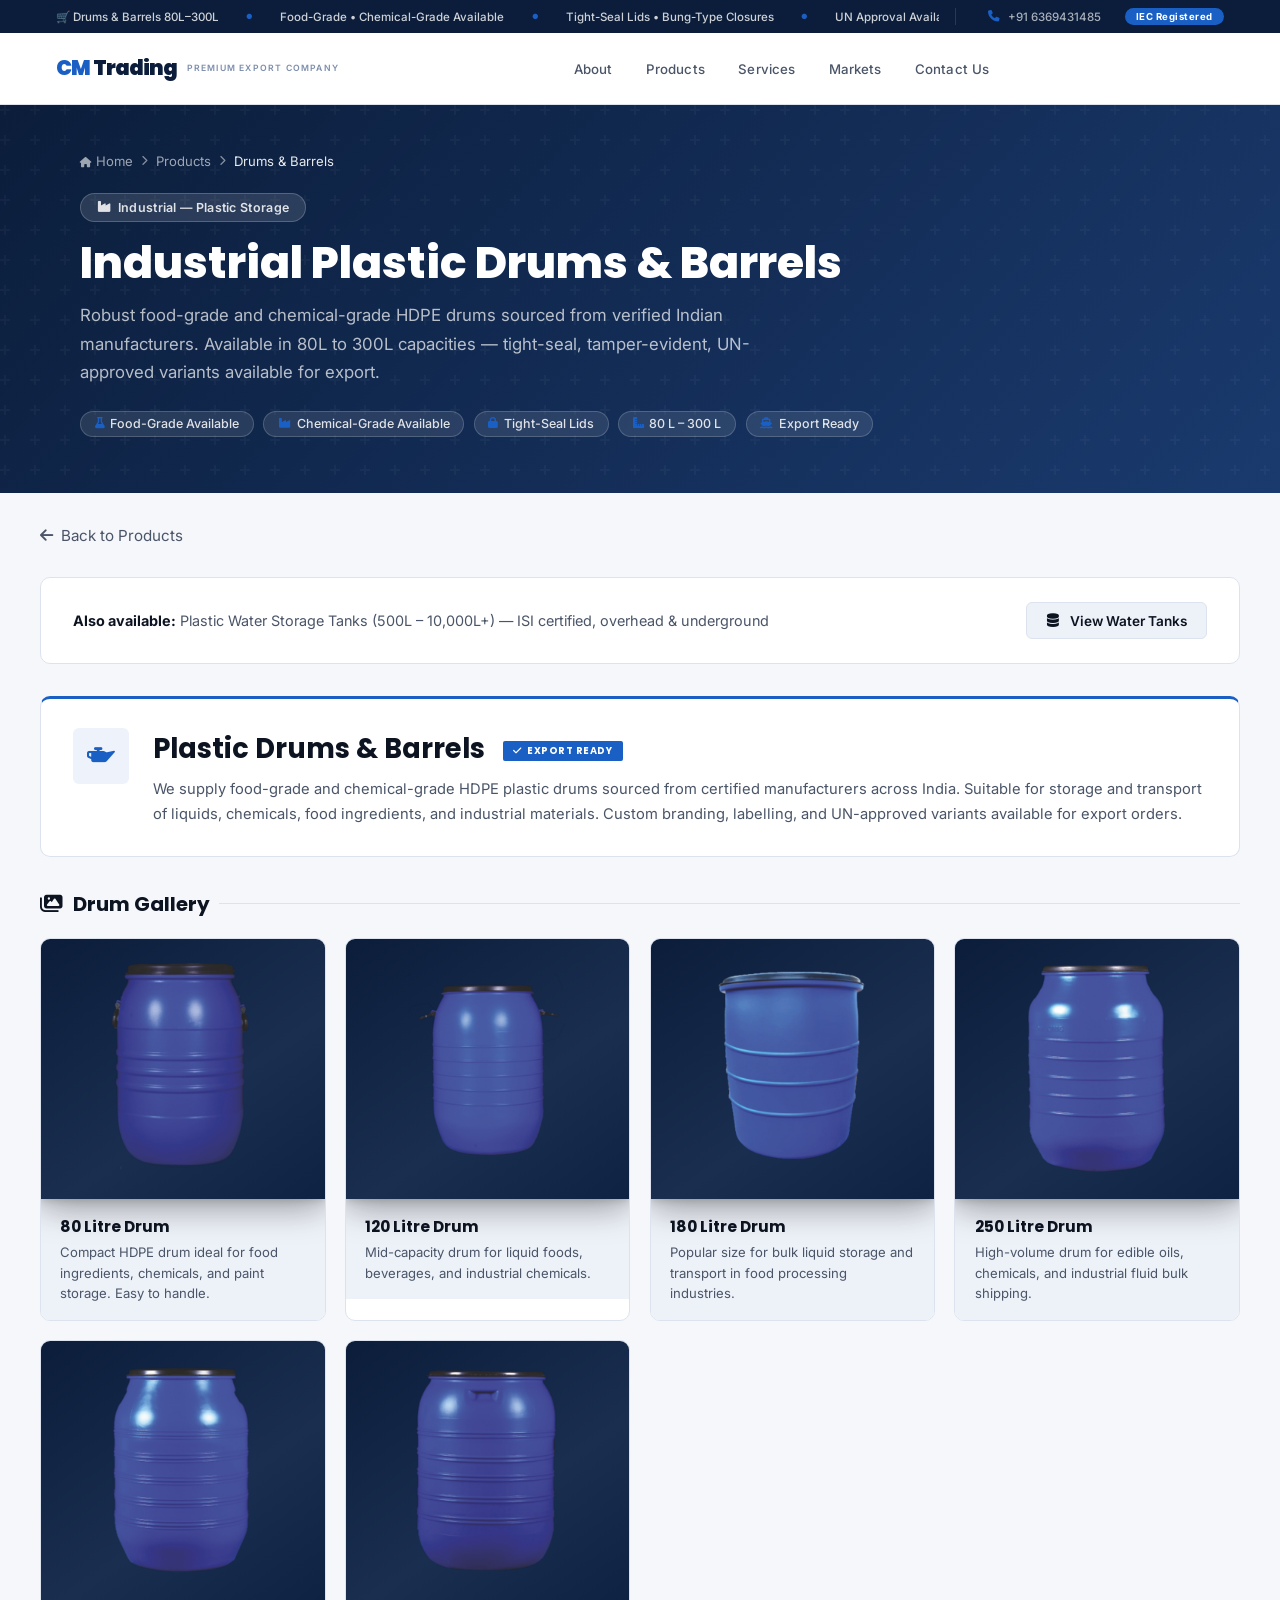
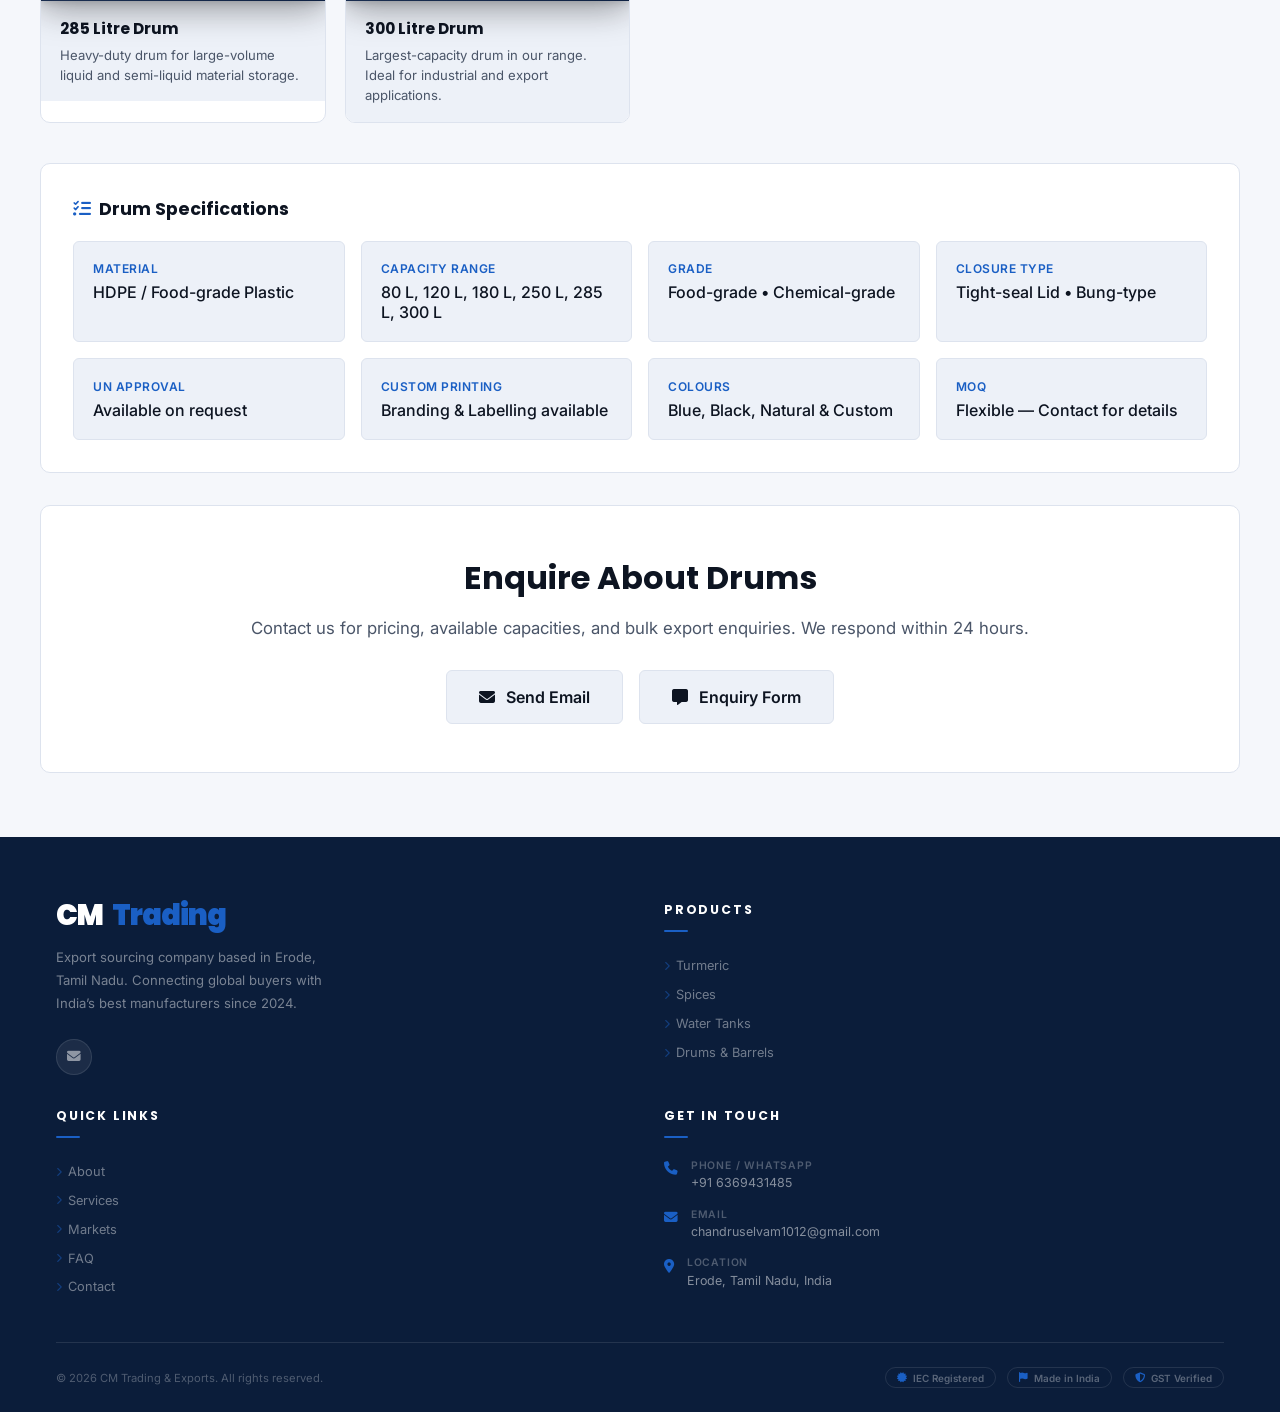
<file: pages/drums.html>
<!DOCTYPE html>
<html lang="en">
<head>
    <meta charset="UTF-8">
    <meta name="viewport" content="width=device-width, initial-scale=1.0">
    <title>Industrial Plastic Drums &amp; Barrels — CM Trading &amp; Exports</title>
    <meta name="description" content="Industrial plastic drums and barrels from India. Food-grade and chemical-grade HDPE drums, 80L to 300L. Tight-seal lids, custom branding, bulk export.">
    <meta name="keywords" content="plastic drums india, industrial barrels export, food grade drums, HDPE drums india, 200 litre drum, plastic barrel export">
    <meta name="robots" content="index, follow">
    <link rel="canonical" href="https://exports-portfolio.vercel.app/pages/drums.html">
    <meta property="og:type" content="product">
    <meta property="og:title" content="Industrial Plastic Drums &amp; Barrels — CM Trading &amp; Exports">
    <meta property="og:description" content="Food-grade and chemical-grade plastic drums 80L–300L. Tight-seal, UN-approved available. Bulk export from India.">
    <link rel="icon" type="image/svg+xml" href="../assets/icons/favicon.svg">
    <link rel="manifest" href="../config/manifest.json">
    <link rel="stylesheet" href="../css/style.css">
    <link rel="preconnect" href="https://fonts.googleapis.com">
    <link rel="preconnect" href="https://fonts.gstatic.com" crossorigin>
    <link href="https://fonts.googleapis.com/css2?family=Poppins:wght@300;400;500;600;700;800;900&family=Inter:wght@300;400;500;600&display=swap" rel="stylesheet">
    <link rel="stylesheet" href="https://cdnjs.cloudflare.com/ajax/libs/font-awesome/6.4.0/css/all.min.css">
    <meta name="theme-color" content="#0B1D3A">
    <link rel="stylesheet" href="../css/product-page.css">
    <style>
        .product-page{min-height:100vh;background:var(--bg);padding:2rem}
        .product-content{max-width:1200px;margin:0 auto}
        .back-link{display:inline-flex;align-items:center;gap:.5rem;color:var(--grey-1);text-decoration:none;font-size:.95rem;margin-bottom:2rem;transition:color .2s}
        .back-link:hover{color:var(--saffron);transform:translateX(-5px)}
        .product-section-header{display:flex;align-items:flex-start;gap:1.5rem;margin-bottom:2rem;padding:1.8rem 2rem;background:var(--bg-card);border:1px solid var(--border);border-top:3px solid var(--saffron);border-radius:var(--radius)}
        .psh-icon{width:56px;height:56px;background:var(--saffron-soft);border-radius:var(--radius-sm);display:flex;align-items:center;justify-content:center;font-size:1.4rem;color:var(--saffron);flex-shrink:0}
        .psh-body h2{font-family:var(--font-head);font-size:1.7rem;font-weight:700;color:var(--dark);margin-bottom:.4rem}
        .psh-body p{color:var(--grey-1);font-size:.92rem;line-height:1.7;margin:0}
        .psh-badge{display:inline-flex;align-items:center;gap:.35rem;background:var(--saffron);color:#fff;font-size:.6rem;font-weight:700;padding:.2rem .65rem;border-radius:2px;text-transform:uppercase;letter-spacing:.5px;margin-left:.75rem;vertical-align:middle}
        .gallery-title{font-family:var(--font-head);font-size:1.25rem;font-weight:700;color:var(--dark);margin-bottom:1.2rem;display:flex;align-items:center;gap:.6rem}
        .gallery-title::after{content:'';flex:1;height:1px;background:var(--border)}
        .gallery-grid{display:grid;grid-template-columns:repeat(auto-fill,minmax(260px,1fr));gap:1.2rem;margin-bottom:2.5rem}
        .gallery-item{background:var(--bg-card);border:1px solid var(--border);border-radius:var(--radius);overflow:hidden;transition:transform .2s,border-color .2s,box-shadow .2s}
        .gallery-item:hover{transform:translateY(-5px);border-color:var(--saffron);box-shadow:0 10px 30px rgba(26,95,196,.1)}
        .gallery-item img{width:100%;height:260px;object-fit:contain;display:block;background:linear-gradient(145deg,#0B1D3A 0%,#1A2E50 60%,#0E2244 100%);padding:1rem;filter:drop-shadow(0 6px 18px rgba(0,0,0,0.35)) drop-shadow(0 1px 5px rgba(0,0,0,0.2))}
        .gallery-caption{padding:1rem 1.2rem;background:var(--bg-alt)}
        .gallery-caption h3{font-family:var(--font-head);font-size:.97rem;color:var(--dark);margin-bottom:.3rem}
        .gallery-caption p{color:var(--grey-1);font-size:.82rem;line-height:1.55}
        .product-specifications{background:var(--bg-card);border:1px solid var(--border);border-radius:var(--radius);padding:2rem;margin-bottom:2rem}
        .product-specifications h3{font-family:var(--font-head);font-size:1.1rem;font-weight:700;color:var(--dark);margin-bottom:1.2rem;display:flex;align-items:center;gap:.5rem}
        .product-specifications h3 i{color:var(--saffron)}
        .specs-grid{display:grid;grid-template-columns:repeat(auto-fit,minmax(220px,1fr));gap:1rem}
        .spec-item{background:var(--bg-alt);padding:1.2rem;border-radius:var(--radius-sm);border:1px solid var(--border)}
        .spec-item h4{color:var(--saffron);font-size:.75rem;text-transform:uppercase;letter-spacing:.5px;margin-bottom:.4rem;font-weight:600}
        .spec-item p{color:var(--dark);font-size:1rem;font-weight:500}
        .cta-section{text-align:center;padding:3rem 2rem;background:var(--bg-card);border:1px solid var(--border);border-radius:var(--radius);margin-bottom:2rem}
        .cta-section h2{font-family:var(--font-head);font-size:2rem;color:var(--dark);margin-bottom:1rem}
        .cta-section p{color:var(--grey-1);font-size:1.05rem;margin-bottom:2rem}
        .cta-buttons{display:flex;gap:1rem;justify-content:center;flex-wrap:wrap}
        .cta-btn{display:inline-flex;align-items:center;gap:.7rem;padding:1rem 2rem;border-radius:var(--radius-sm);font-weight:600;text-decoration:none;transition:all .2s;font-size:1rem}
        .cta-btn-primary{background:var(--wa-green);color:#fff}
        .cta-btn-primary:hover{background:#1eb553;transform:translateY(-2px);box-shadow:0 10px 25px rgba(37,211,102,.3)}
        .cta-btn-secondary{background:var(--bg-alt);color:var(--dark);border:1px solid var(--border)}
        .cta-btn-secondary:hover{border-color:var(--saffron);color:var(--saffron);transform:translateY(-2px)}
        .also-see{background:var(--bg-card);border:1px solid var(--border);border-radius:var(--radius);padding:1.5rem 2rem;margin-bottom:2rem;display:flex;align-items:center;justify-content:space-between;gap:1rem;flex-wrap:wrap}
        .also-see p{margin:0;color:var(--grey-1);font-size:.9rem}
        .also-see strong{color:var(--dark)}
        @media(max-width:768px){.product-page{padding:1.5rem}.gallery-grid{grid-template-columns:1fr 1fr}.product-section-header{flex-direction:column;gap:1rem;padding:1.4rem}.psh-body h2{font-size:1.4rem}.cta-buttons{flex-direction:column}.cta-btn{justify-content:center}}
        @media(max-width:480px){.product-page{padding:1rem}.gallery-grid{grid-template-columns:1fr}}
    </style>
</head>
<body>
    <!-- ANNOUNCEMENT BAR -->
    <div class="announce-bar">
        <div class="announce-ticker">
            <div class="announce-ticker-inner">
                <span>&#128722; Drums &amp; Barrels 80L&ndash;300L</span><span class="announce-dot">&#9679;</span>
                <span>Food-Grade &bull; Chemical-Grade Available</span><span class="announce-dot">&#9679;</span>
                <span>Tight-Seal Lids &bull; Bung-Type Closures</span><span class="announce-dot">&#9679;</span>
                <span>UN Approval Available</span><span class="announce-dot">&#9679;</span>
                <span>Custom Branding &bull; Bulk Export</span><span class="announce-dot">&#9679;</span>
                <span>Flexible MOQ</span><span class="announce-dot">&#9679;</span>
                <span>&#128722; Drums &amp; Barrels 80L&ndash;300L</span><span class="announce-dot">&#9679;</span>
                <span>Food-Grade &bull; Chemical-Grade Available</span><span class="announce-dot">&#9679;</span>
                <span>Tight-Seal Lids &bull; Bung-Type Closures</span><span class="announce-dot">&#9679;</span>
                <span>UN Approval Available</span><span class="announce-dot">&#9679;</span>
                <span>Custom Branding &bull; Bulk Export</span><span class="announce-dot">&#9679;</span>
                <span>Flexible MOQ</span><span class="announce-dot">&#9679;</span>
            </div>
        </div>
        <div class="announce-right">
            <span class="announce-contact"><i class="fas fa-phone"></i> +91 6369431485</span>
            <span class="announce-iec">IEC Registered</span>
        </div>
    </div>

    <!-- SITE HEADER -->
    <header class="site-header" id="siteHeader">
        <a href="../index.html" class="header-logo">
            <div class="logo-mark">
                <span class="logo-text-main">CM</span><span class="logo-text-accent">&nbsp;Trading</span>
            </div>
            <span class="logo-tag">Premium Export Company</span>
        </a>
        <nav class="header-nav">
            <a href="../index.html#about">About</a>
            <a href="../index.html#products" class="active">Products</a>
            <a href="../index.html#services">Services</a>
            <a href="../index.html#markets">Markets</a>
            <a href="../index.html#contact">Contact Us</a>
        </nav>
        <div style="display:flex;align-items:center;gap:.75rem">
            <button class="mobile-nav-toggle" id="mobileNavToggle" aria-label="Toggle navigation">
                <span></span><span></span><span></span>
            </button>
        </div>
    </header>
    <nav class="mobile-nav-drawer" id="mobileNavDrawer">
        <a href="../index.html#about">About</a>
        <a href="../index.html#products">Products</a>
        <a href="../index.html#services">Services</a>
        <a href="../index.html#markets">Markets</a>
        <a href="../index.html#contact">Contact Us</a>
    </nav>

    <!-- PAGE HEADER BANNER -->
    <div class="pp-header">
        <div class="pp-breadcrumb">
            <a href="../index.html"><i class="fas fa-home"></i> Home</a>
            <i class="fas fa-chevron-right"></i>
            <a href="../index.html#products">Products</a>
            <i class="fas fa-chevron-right"></i>
            <span>Drums &amp; Barrels</span>
        </div>
        <div class="pp-hero-inner">
            <div class="pp-category-tag"><i class="fas fa-industry"></i> Industrial &mdash; Plastic Storage</div>
            <h1 class="pp-title">Industrial Plastic Drums &amp; Barrels</h1>
            <p class="pp-subtitle">Robust food-grade and chemical-grade HDPE drums sourced from verified Indian manufacturers. Available in 80L to 300L capacities &mdash; tight-seal, tamper-evident, UN-approved variants available for export.</p>
            <div class="pp-meta-row">
                <span class="pp-meta-chip"><i class="fas fa-flask"></i> Food-Grade Available</span>
                <span class="pp-meta-chip"><i class="fas fa-industry"></i> Chemical-Grade Available</span>
                <span class="pp-meta-chip"><i class="fas fa-lock"></i> Tight-Seal Lids</span>
                <span class="pp-meta-chip"><i class="fas fa-ruler-combined"></i> 80 L &ndash; 300 L</span>
                <span class="pp-meta-chip"><i class="fas fa-ship"></i> Export Ready</span>
            </div>
        </div>
    </div>

    <div class="product-page">
        <div class="product-content">

            <a href="../index.html#products" class="back-link">
                <i class="fas fa-arrow-left"></i> Back to Products
            </a>

            <!-- Also see Tanks -->
            <div class="also-see">
                <p><strong>Also available:</strong> Plastic Water Storage Tanks (500L &ndash; 10,000L+) &mdash; ISI certified, overhead &amp; underground</p>
                <a href="tanks.html" class="cta-btn cta-btn-secondary" style="padding:.6rem 1.2rem;font-size:.85rem">
                    <i class="fas fa-database"></i> View Water Tanks
                </a>
            </div>

            <div class="product-section-header">
                <div class="psh-icon"><i class="fas fa-oil-can"></i></div>
                <div class="psh-body">
                    <h2>Plastic Drums &amp; Barrels <span class="psh-badge"><i class="fas fa-check"></i> Export Ready</span></h2>
                    <p>We supply food-grade and chemical-grade HDPE plastic drums sourced from certified manufacturers across India. Suitable for storage and transport of liquids, chemicals, food ingredients, and industrial materials. Custom branding, labelling, and UN-approved variants available for export orders.</p>
                </div>
            </div>

            <h3 class="gallery-title"><i class="fas fa-images"></i> Drum Gallery</h3>
            <div class="gallery-grid">
                <div class="gallery-item">
                    <img src="../images/Drums%20%26%20Tanks/Drums%20%26%20Barrels/80ltr%20d.png" alt="80 Litre Plastic Drum" loading="lazy">
                    <div class="gallery-caption">
                        <h3>80 Litre Drum</h3>
                        <p>Compact HDPE drum ideal for food ingredients, chemicals, and paint storage. Easy to handle.</p>
                    </div>
                </div>
                <div class="gallery-item">
                    <img src="../images/Drums%20%26%20Tanks/Drums%20%26%20Barrels/120%20ltr%20d.png" alt="120 Litre Plastic Drum" loading="lazy">
                    <div class="gallery-caption">
                        <h3>120 Litre Drum</h3>
                        <p>Mid-capacity drum for liquid foods, beverages, and industrial chemicals.</p>
                    </div>
                </div>
                <div class="gallery-item">
                    <img src="../images/Drums%20%26%20Tanks/Drums%20%26%20Barrels/180%20ltr%20d.png" alt="180 Litre Plastic Drum" loading="lazy">
                    <div class="gallery-caption">
                        <h3>180 Litre Drum</h3>
                        <p>Popular size for bulk liquid storage and transport in food processing industries.</p>
                    </div>
                </div>
                <div class="gallery-item">
                    <img src="../images/Drums%20%26%20Tanks/Drums%20%26%20Barrels/250%20ltr%20drum.png" alt="250 Litre Plastic Drum" loading="lazy">
                    <div class="gallery-caption">
                        <h3>250 Litre Drum</h3>
                        <p>High-volume drum for edible oils, chemicals, and industrial fluid bulk shipping.</p>
                    </div>
                </div>
                <div class="gallery-item">
                    <img src="../images/Drums%20%26%20Tanks/Drums%20%26%20Barrels/285%20ltr%20d.png" alt="285 Litre Plastic Drum" loading="lazy">
                    <div class="gallery-caption">
                        <h3>285 Litre Drum</h3>
                        <p>Heavy-duty drum for large-volume liquid and semi-liquid material storage.</p>
                    </div>
                </div>
                <div class="gallery-item">
                    <img src="../images/Drums%20%26%20Tanks/Drums%20%26%20Barrels/300%20ltr%20d.png" alt="300 Litre Plastic Drum" loading="lazy">
                    <div class="gallery-caption">
                        <h3>300 Litre Drum</h3>
                        <p>Largest-capacity drum in our range. Ideal for industrial and export applications.</p>
                    </div>
                </div>
            </div>

            <div class="product-specifications">
                <h3><i class="fas fa-list-check"></i> Drum Specifications</h3>
                <div class="specs-grid">
                    <div class="spec-item"><h4>Material</h4><p>HDPE / Food-grade Plastic</p></div>
                    <div class="spec-item"><h4>Capacity Range</h4><p>80 L, 120 L, 180 L, 250 L, 285 L, 300 L</p></div>
                    <div class="spec-item"><h4>Grade</h4><p>Food-grade &bull; Chemical-grade</p></div>
                    <div class="spec-item"><h4>Closure Type</h4><p>Tight-seal Lid &bull; Bung-type</p></div>
                    <div class="spec-item"><h4>UN Approval</h4><p>Available on request</p></div>
                    <div class="spec-item"><h4>Custom Printing</h4><p>Branding &amp; Labelling available</p></div>
                    <div class="spec-item"><h4>Colours</h4><p>Blue, Black, Natural &amp; Custom</p></div>
                    <div class="spec-item"><h4>MOQ</h4><p>Flexible &mdash; Contact for details</p></div>
                </div>
            </div>

            <div class="cta-section">
                <h2>Enquire About Drums</h2>
                <p>Contact us for pricing, available capacities, and bulk export enquiries. We respond within 24 hours.</p>
                <div class="cta-buttons">

                    <a href="mailto:chandruselvam1012@gmail.com?subject=Drums%20%26%20Barrels%20Enquiry%20-%20CM%20Trading" class="cta-btn cta-btn-secondary">
                        <i class="fas fa-envelope"></i> Send Email
                    </a>
                    <a href="../index.html#contact" class="cta-btn cta-btn-secondary">
                        <i class="fas fa-comment-alt"></i> Enquiry Form
                    </a>
                </div>
            </div>

        </div>
    </div>

    <!-- FOOTER -->
    <footer class="main-footer">
        <div class="footer-top">
            <div class="footer-brand">
                <div class="footer-logo-mark"><span class="footer-logo-main">CM</span><span class="footer-logo-accent">&nbsp;Trading</span></div>
                <p class="footer-tagline">Export sourcing company based in Erode, Tamil Nadu. Connecting global buyers with India&rsquo;s best manufacturers since 2024.</p>
                <div class="footer-social">

                    <a href="mailto:chandruselvam1012@gmail.com" aria-label="Email"><i class="fas fa-envelope"></i></a>
                </div>
            </div>
            <div class="footer-col">
                <h5>Products</h5>
                <ul>
                    <li><a href="turmeric.html"><i class="fas fa-chevron-right"></i> Turmeric</a></li>
                    <li><a href="spices.html"><i class="fas fa-chevron-right"></i> Spices</a></li>
                    <li><a href="tanks.html"><i class="fas fa-chevron-right"></i> Water Tanks</a></li>
                    <li><a href="drums.html"><i class="fas fa-chevron-right"></i> Drums &amp; Barrels</a></li>
                </ul>
            </div>
            <div class="footer-col">
                <h5>Quick Links</h5>
                <ul>
                    <li><a href="../index.html#about"><i class="fas fa-chevron-right"></i> About</a></li>
                    <li><a href="../index.html#services"><i class="fas fa-chevron-right"></i> Services</a></li>
                    <li><a href="../index.html#markets"><i class="fas fa-chevron-right"></i> Markets</a></li>
                    <li><a href="../index.html#faq"><i class="fas fa-chevron-right"></i> FAQ</a></li>
                    <li><a href="../index.html#contact"><i class="fas fa-chevron-right"></i> Contact</a></li>
                </ul>
            </div>
            <div class="footer-col">
                <h5>Get In Touch</h5>
                <div class="footer-contact-list">
                    <div class="footer-contact-item"><i class="fas fa-phone"></i><div><span>Phone / WhatsApp</span><a href="tel:+916369431485">+91 6369431485</a></div></div>
                    <div class="footer-contact-item"><i class="fas fa-envelope"></i><div><span>Email</span><a href="mailto:chandruselvam1012@gmail.com">chandruselvam1012@gmail.com</a></div></div>
                    <div class="footer-contact-item"><i class="fas fa-map-marker-alt"></i><div><span>Location</span><p>Erode, Tamil Nadu, India</p></div></div>
                </div>
            </div>
        </div>
        <div class="footer-bottom">
            <p class="footer-copy">&copy; 2026 CM Trading &amp; Exports. All rights reserved.</p>
            <div class="footer-badges">
                <span class="footer-badge"><i class="fas fa-certificate"></i> IEC Registered</span>
                <span class="footer-badge"><i class="fas fa-flag"></i> Made in India</span>
                <span class="footer-badge"><i class="fas fa-shield-alt"></i> GST Verified</span>
            </div>
        </div>
    </footer>

    <script src="../js/script.js"></script>
</body>
</html>
</file>
<file: css/style.css>
/*
   PROFESSIONAL EXPORTS THEME — CM Trading & Exports
   Royal Blue · Navy · Clean Gray · B2B Corporate Design
*/

/* --- VARIABLES --- */
:root {
  --saffron:        #1A5FC4;
  --saffron-lt:     #2670D8;
  --saffron-dim:    #1449A8;
  --saffron-soft:   rgba(26,95,196,0.08);
  --saffron-glow:   rgba(26,95,196,0.22);
  --green:          #046A38;
  --green-lt:       #0A8048;
  --green-dim:      #035830;
  --green-soft:     rgba(4,106,56,0.08);
  --green-glow:     rgba(4,106,56,0.22);
  --gold:           #9B6E15;
  --gold-dim:       #7D5810;
  --gold-soft:      rgba(155,110,21,0.09);
  --gold-glow:      rgba(155,110,21,0.22);
  --navy:           #0B1D3A;
  --wa-green:       #25D366;
  --bg:             #F5F7FB;
  --bg-alt:         #EDF1F8;
  --bg-card:        #FFFFFF;
  --bg-dark:        #0B1D3A;
  --bg-dark-alt:    #071428;
  --border:         #DDE3EE;
  --border-light:   #E8EDF7;
  --border-dark:    #C2CCDE;
  --dark:           #0D1421;
  --text:           #1E2A3A;
  --grey-1:         #4A5568;
  --grey-2:         #7C8EAC;
  --error:          #D94040;
  --font-head:      'Poppins', sans-serif;
  --font-body:      'Inter', sans-serif;
  --radius:         10px;
  --radius-sm:      6px;
  --radius-pill:    50px;
  --transition:     all 0.26s cubic-bezier(0.4,0,0.2,1);
  --header-h:       72px;
  --shadow-sm:      0 2px 12px rgba(0,0,0,0.05);
  --shadow:         0 6px 28px rgba(0,0,0,0.08);
  --shadow-lg:      0 18px 56px rgba(0,0,0,0.12);
}

/* --- RESET --- */
*,*::before,*::after{box-sizing:border-box;margin:0;padding:0}
html{scroll-behavior:smooth;-webkit-tap-highlight-color:rgba(26,95,196,.15)}
body{font-family:var(--font-body);background:var(--bg);color:var(--text);overflow-x:hidden;-webkit-font-smoothing:antialiased}
a{text-decoration:none;color:inherit}
ul{list-style:none}
img{max-width:100%;height:auto;display:block}
button{cursor:pointer;border:none;background:none}
::-webkit-scrollbar{width:6px}
::-webkit-scrollbar-track{background:var(--bg)}
::-webkit-scrollbar-thumb{background:var(--border-dark);border-radius:3px}
::-webkit-scrollbar-thumb:hover{background:var(--saffron)}
::selection{background:var(--saffron);color:#fff}

/* --- ANNOUNCEMENT BAR --- */
.announce-bar{
  background:var(--navy);color:rgba(255,255,255,.8);
  font-size:.72rem;font-weight:500;
  padding:.5rem 5rem;
  display:flex;justify-content:space-between;align-items:center;
  overflow:hidden;
}
.announce-ticker{display:flex;align-items:center;overflow:hidden;flex:1;white-space:nowrap}
.announce-ticker-inner{
  display:inline-flex;align-items:center;gap:1.5rem;
  animation:tickerScroll 38s linear infinite;
}
.announce-ticker-inner:hover{animation-play-state:paused}
@keyframes tickerScroll{0%{transform:translateX(0)}100%{transform:translateX(-50%)}}
.announce-dot{color:var(--saffron);font-size:.45rem;margin:0 .2rem}
.announce-right{
  display:flex;align-items:center;gap:1.5rem;flex-shrink:0;
  padding-left:2rem;border-left:1px solid rgba(255,255,255,.12);margin-left:1rem;
}
.announce-contact{display:flex;align-items:center;gap:.45rem;font-size:.72rem;color:rgba(255,255,255,.65)}
.announce-contact i{color:var(--saffron)}
.announce-iec{
  background:var(--saffron);color:#fff;font-size:.6rem;font-weight:700;
  padding:.2rem .7rem;border-radius:var(--radius-pill);letter-spacing:.5px;
}

/* --- SITE HEADER --- */
.site-header{
  position:sticky;top:0;z-index:1000;
  height:var(--header-h);
  background:rgba(255,255,255,.97);
  -webkit-backdrop-filter:blur(18px);
  backdrop-filter:blur(18px);
  border-bottom:1px solid var(--border);
  display:flex;align-items:center;justify-content:space-between;
  padding:0 5rem;
  transition:box-shadow .3s ease;
}
.site-header.scrolled{box-shadow:0 4px 24px rgba(0,0,0,.07)}
.header-logo{display:flex;align-items:center;gap:.6rem;text-decoration:none}
.logo-text-main{font-family:var(--font-head);font-weight:900;font-size:1.3rem;color:var(--saffron);letter-spacing:-1px;line-height:1}
.logo-text-accent{font-family:var(--font-head);font-weight:900;font-size:1.3rem;color:var(--navy);letter-spacing:-1px;line-height:1}
.logo-tag{font-size:.54rem;font-weight:600;letter-spacing:1.2px;text-transform:uppercase;color:var(--grey-2);display:block;margin-top:-1px}
.header-nav{display:flex;align-items:center;gap:.1rem}
.header-nav a{
  color:var(--grey-1);font-size:.83rem;font-weight:500;
  padding:.42rem 1rem;border-radius:var(--radius-pill);
  transition:var(--transition);letter-spacing:.1px;
}
.header-nav a:hover,.header-nav a.active{color:var(--saffron);background:var(--saffron-soft)}
.header-cta{
  background:var(--saffron);color:#fff;
  font-family:var(--font-head);font-weight:700;font-size:.8rem;
  padding:.55rem 1.4rem;border-radius:var(--radius-pill);
  display:inline-flex;align-items:center;gap:.45rem;
  transition:var(--transition);letter-spacing:.3px;white-space:nowrap;margin-left:1rem;
}
.header-cta:hover{background:var(--saffron-dim);transform:translateY(-2px);box-shadow:0 6px 18px var(--saffron-glow)}

/* Mobile toggle */
.mobile-nav-toggle{
  display:none;flex-direction:column;align-items:center;justify-content:center;
  gap:5px;width:40px;height:40px;
  background:var(--bg-alt);border:1px solid var(--border);border-radius:var(--radius-sm);
}
.mobile-nav-toggle span{display:block;width:20px;height:2px;background:var(--dark);border-radius:1px;transition:var(--transition)}
.mobile-nav-toggle.open span:nth-child(1){transform:translateY(7px) rotate(45deg)}
.mobile-nav-toggle.open span:nth-child(2){opacity:0}
.mobile-nav-toggle.open span:nth-child(3){transform:translateY(-7px) rotate(-45deg)}
.mobile-nav-drawer{
  display:none;position:fixed;
  top:var(--header-h);left:0;right:0;
  background:#fff;border-bottom:3px solid var(--saffron);
  padding:1.5rem 2rem;flex-direction:column;gap:.25rem;z-index:999;
  box-shadow:0 8px 32px rgba(0,0,0,.1);
}
.mobile-nav-drawer.open{display:flex}
.mobile-nav-drawer a{
  color:var(--grey-1);font-size:.95rem;font-weight:500;
  padding:.75rem .5rem;border-bottom:1px solid var(--border);transition:var(--transition);
}
.mobile-nav-drawer a:last-child{border-bottom:none}
.mobile-nav-drawer a:hover{color:var(--saffron);padding-left:1rem}

/* --- SECTION BASE --- */
.content-section{padding:4.5rem 5rem;border-bottom:1px solid var(--border)}
.section-label-row{display:flex;align-items:center;gap:.75rem;margin-bottom:.9rem}
.section-label-bar{width:36px;height:4px;background:var(--saffron);border-radius:2px;flex-shrink:0}
.section-label-bar-sm{width:16px;height:4px;background:var(--saffron);opacity:.5;border-radius:2px;flex-shrink:0}
.section-label-text{font-size:.63rem;font-weight:700;letter-spacing:3px;text-transform:uppercase;color:var(--saffron)}
.content-title{font-family:var(--font-head);font-size:2.8rem;font-weight:800;color:var(--dark);letter-spacing:-.5px;line-height:1.1;margin-bottom:.65rem}
.content-subtitle{font-size:.95rem;color:var(--grey-1);margin-bottom:2rem;line-height:1.8}
.content-subtitle strong{color:var(--green)}
.btn-primary{
  background:var(--saffron);color:#fff;font-family:var(--font-head);font-weight:700;font-size:.87rem;
  padding:.88rem 2rem;border-radius:var(--radius-pill);
  display:inline-flex;align-items:center;gap:.5rem;
  transition:var(--transition);box-shadow:0 4px 18px var(--saffron-glow);
}
.btn-primary:hover{background:var(--saffron-dim);transform:translateY(-2px);box-shadow:0 10px 28px var(--saffron-glow)}
.btn-secondary{
  background:transparent;color:var(--grey-1);font-weight:600;font-size:.87rem;
  padding:.88rem 2rem;border-radius:var(--radius-pill);border:2px solid var(--border);
  display:inline-flex;align-items:center;gap:.5rem;transition:var(--transition);
}
.btn-secondary:hover{border-color:var(--saffron);color:var(--saffron)}
.btn-wa{
  background:var(--wa-green);color:#fff;font-family:var(--font-head);font-weight:700;font-size:.87rem;
  padding:.88rem 2rem;border-radius:var(--radius-pill);
  display:inline-flex;align-items:center;gap:.5rem;
  transition:var(--transition);box-shadow:0 4px 18px rgba(37,211,102,.3);
}
.btn-wa:hover{background:#1eba58;transform:translateY(-2px);box-shadow:0 10px 28px rgba(37,211,102,.4)}

/* --- HERO --- */
.hero-section{
  position:relative;min-height:calc(88vh - var(--header-h));
  display:flex;align-items:center;overflow:hidden;
  background:var(--navy);padding:5rem 5rem;
}
.hero-section::before{
  content:'';position:absolute;
  top:0;right:0;width:48%;height:100%;
  background:linear-gradient(155deg,rgba(26,95,196,.1) 0%,rgba(4,106,56,.15) 100%);
  clip-path:polygon(12% 0,100% 0,100% 100%,0 100%);
  z-index:0;
}
.hero-section::after{
  content:'';position:absolute;
  left:0;top:0;bottom:0;width:4px;
  background:linear-gradient(to bottom,var(--saffron),rgba(26,95,196,.2),var(--green));
  z-index:1;
}
.hero-grid-bg{
  position:absolute;inset:0;
  background-image:
    linear-gradient(rgba(255,255,255,.02) 1px,transparent 1px),
    linear-gradient(90deg,rgba(255,255,255,.02) 1px,transparent 1px);
  background-size:60px 60px;
  pointer-events:none;z-index:0;
}
.hero-inner{position:relative;z-index:2;flex:1;max-width:640px}
.hero-eyebrow{
  font-size:.7rem;font-weight:700;letter-spacing:4px;text-transform:uppercase;
  color:rgba(26,95,196,.9);margin-bottom:1.2rem;
  display:flex;align-items:center;gap:.7rem;
}
.hero-eyebrow::before{content:'';display:inline-block;width:26px;height:2px;background:var(--saffron);border-radius:1px}
.hero-title{
  font-family:var(--font-head);font-size:3.8rem;font-weight:900;
  color:#fff;line-height:1.06;letter-spacing:-2px;margin-bottom:1.8rem;
}
.hero-title-accent{font-style:normal;color:var(--saffron);display:block}
.typed-cursor{display:inline-block;color:var(--saffron);font-weight:300;margin-left:2px;animation:cursorBlink .75s step-end infinite}
@keyframes cursorBlink{0%,100%{opacity:1}50%{opacity:0}}
.hero-desc{font-size:1rem;color:rgba(255,255,255,.7);line-height:1.9;margin-bottom:2rem;max-width:520px}
.hero-chips{display:flex;flex-wrap:wrap;gap:.55rem;margin-bottom:2.5rem}
.chip{
  background:rgba(255,255,255,.07);border:1px solid rgba(255,255,255,.15);
  color:rgba(255,255,255,.8);font-size:.74rem;font-weight:500;
  padding:.42rem 1rem;border-radius:var(--radius-pill);
  display:flex;align-items:center;gap:.4rem;transition:var(--transition);
}
.chip:hover{background:rgba(26,95,196,.2);border-color:var(--saffron);color:#fff}
.chip i{font-size:.68rem;color:var(--saffron)}
.hero-actions{display:flex;gap:1rem;flex-wrap:wrap;align-items:center;margin-bottom:2rem}
.hero-actions .btn-primary{background:var(--saffron);box-shadow:0 4px 18px var(--saffron-glow)}
.hero-actions .btn-primary:hover{background:var(--saffron-dim)}
.hero-trust{display:flex;flex-wrap:wrap;gap:.6rem;padding-top:2rem;border-top:1px solid rgba(255,255,255,.1)}
.trust-badge{
  display:flex;align-items:center;gap:.45rem;
  background:rgba(255,255,255,.06);border:1px solid rgba(255,255,255,.12);
  border-radius:var(--radius-sm);padding:.45rem .85rem;
  font-size:.7rem;color:rgba(255,255,255,.65);font-weight:500;
  transition:var(--transition);
}
.trust-badge:hover{background:rgba(26,95,196,.15);border-color:rgba(26,95,196,.3);color:rgba(255,255,255,.9)}
.trust-badge i{color:var(--saffron);font-size:.75rem}
.hero-side{
  position:relative;z-index:2;flex-shrink:0;
  display:flex;flex-direction:column;gap:1.2rem;margin-left:auto;padding-left:4rem;
}
.hero-stat-card{
  background:rgba(255,255,255,.05);border:1.5px solid rgba(255,255,255,.1);
  border-left:3px solid var(--saffron);border-radius:var(--radius);
  padding:1.3rem 1.8rem;display:flex;align-items:center;gap:1.2rem;
  min-width:230px;
  animation:floatCard 4s ease-in-out infinite;
  -webkit-backdrop-filter:blur(8px);
  backdrop-filter:blur(8px);
}
.hero-stat-card:nth-child(2){animation-delay:1.4s;border-left-color:#4BB87B}
.hero-stat-card:nth-child(3){animation-delay:2.8s;border-left-color:var(--gold)}
@keyframes floatCard{0%,100%{transform:translateY(0)}50%{transform:translateY(-8px)}}
.hero-stat-icon{
  width:46px;height:46px;background:rgba(26,95,196,.15);border-radius:var(--radius-sm);
  display:flex;align-items:center;justify-content:center;
  font-size:1.15rem;color:var(--saffron);flex-shrink:0;
}
.hero-stat-card:nth-child(2) .hero-stat-icon{background:rgba(4,106,56,.15);color:#4BB87B}
.hero-stat-card:nth-child(3) .hero-stat-icon{background:rgba(201,139,10,.15);color:var(--gold)}
.hero-stat-card strong{display:block;font-family:var(--font-head);font-size:1.6rem;font-weight:900;color:#fff;line-height:1;margin-bottom:.2rem}
.hero-stat-card span{color:rgba(255,255,255,.5);font-size:.72rem}

/* --- STATS BAR --- */
.stats-section{padding:0;background:var(--saffron);border-bottom:none}
.stats-grid{display:grid;grid-template-columns:repeat(4,1fr)}
.stat-item{
  padding:2.5rem 1.5rem;text-align:center;
  border-right:1px solid rgba(255,255,255,.2);position:relative;transition:var(--transition);
}
.stat-item:last-child{border-right:none}
.stat-item:hover{background:rgba(0,0,0,.1)}
.stat-item::after{
  content:'';position:absolute;bottom:0;left:15%;right:15%;height:3px;
  background:rgba(255,255,255,.4);transform:scaleX(0);transform-origin:center;
  transition:transform .4s ease;border-radius:2px;
}
.stat-item:hover::after{transform:scaleX(1)}
.stat-val{display:flex;align-items:flex-start;justify-content:center;margin-bottom:.7rem}
.stat-number{font-family:var(--font-head);font-size:3.8rem;font-weight:900;color:#fff;letter-spacing:-3px;line-height:1}
.stat-suffix{font-family:var(--font-head);font-size:2rem;font-weight:700;color:rgba(255,255,255,.8);margin-top:.5rem}
.stat-label{font-size:.72rem;color:rgba(255,255,255,.75);text-transform:uppercase;letter-spacing:1.5px;font-weight:600}

/* --- TRUST STRIP --- */
.trust-strip{
  padding:1.6rem 5rem;background:var(--bg-card);
  border-bottom:1px solid var(--border);
  display:flex;align-items:center;justify-content:center;
  gap:0;flex-wrap:wrap;
}
.trust-item{
  display:flex;align-items:center;gap:.65rem;
  padding:.5rem 2rem;border-right:1px solid var(--border);
  font-size:.76rem;font-weight:600;color:var(--grey-1);
  transition:var(--transition);white-space:nowrap;
}
.trust-item:last-child{border-right:none}
.trust-item:hover{color:var(--saffron)}
.trust-item i{color:var(--saffron);font-size:.9rem}

/* --- ABOUT --- */
.about-section{background:var(--bg)}
.about-grid{display:grid;grid-template-columns:1fr 380px;gap:4rem;margin-top:2.5rem;align-items:start}
.about-lead{font-size:1.05rem;line-height:1.95;color:var(--grey-1);margin-bottom:1.3rem}
.about-lead strong{color:var(--saffron)}
.about-body{font-size:.95rem;line-height:1.9;color:var(--grey-1);margin-bottom:2rem}
.about-body strong{color:var(--dark)}
.about-tags{display:flex;flex-wrap:wrap;gap:.5rem}
.about-tags span{
  background:var(--saffron-soft);border:1.5px solid rgba(26,95,196,.2);
  color:var(--saffron);font-size:.72rem;font-weight:600;
  padding:.34rem 1rem;border-radius:var(--radius-pill);transition:var(--transition);
}
.about-tags span:hover{background:var(--saffron);color:#fff}
.about-cards-col{display:grid;grid-template-columns:1fr 1fr;gap:.9rem}
.about-card{
  background:var(--bg-card);border:1.5px solid var(--border);
  border-top:3px solid transparent;border-radius:var(--radius);
  padding:1.4rem;transition:var(--transition);box-shadow:var(--shadow-sm);
}
.about-card:hover{border-top-color:var(--saffron);box-shadow:var(--shadow);transform:translateY(-3px)}
.about-card-icon{font-size:1.35rem;color:var(--saffron);margin-bottom:.85rem}
.about-card h4{font-family:var(--font-head);font-size:.72rem;font-weight:700;color:var(--dark);margin-bottom:.4rem;text-transform:uppercase;letter-spacing:.8px}
.about-card p{font-size:.78rem;color:var(--grey-1);line-height:1.6}
.about-card p strong{color:var(--dark)}
.about-card small{font-size:.68rem;color:var(--grey-2);display:block;margin-top:.3rem}

/* --- WHY CHOOSE US --- */
.why-section{
  padding:4.5rem 5rem;background:var(--navy);
  border-bottom:1px solid rgba(255,255,255,.06);
}
.why-section .section-label-text{color:var(--saffron)}
.why-section .section-label-bar{background:var(--saffron)}
.why-section .content-title{color:#fff}
.why-section .content-subtitle{color:rgba(255,255,255,.5)}
.why-section .content-subtitle strong{color:var(--saffron)}
.why-grid{display:grid;grid-template-columns:repeat(4,1fr);gap:1.4rem;margin-top:2.5rem}
.why-card{
  background:rgba(255,255,255,.04);border:1px solid rgba(255,255,255,.1);
  border-radius:var(--radius);padding:2rem 1.6rem;
  transition:var(--transition);position:relative;overflow:hidden;text-align:center;
}
.why-card:hover{background:rgba(26,95,196,.1);border-color:rgba(26,95,196,.3);transform:translateY(-4px)}
.why-card::before{
  content:'';position:absolute;top:0;left:0;right:0;height:3px;
  background:var(--saffron);transform:scaleX(0);transform-origin:center;transition:transform .35s ease;
}
.why-card:hover::before{transform:scaleX(1)}
.why-icon{
  width:56px;height:56px;border-radius:50%;
  background:rgba(26,95,196,.12);border:1.5px solid rgba(26,95,196,.22);
  display:flex;align-items:center;justify-content:center;
  font-size:1.3rem;color:var(--saffron);margin:0 auto 1.2rem;transition:var(--transition);
}
.why-card:hover .why-icon{background:var(--saffron);color:#fff;border-color:var(--saffron)}
.why-card h3{font-family:var(--font-head);font-size:.98rem;font-weight:700;color:#fff;margin-bottom:.65rem}
.why-card p{font-size:.82rem;color:rgba(255,255,255,.5);line-height:1.75}

/* --- PRODUCTS (Master–Detail) --- */
.products-section{background:var(--bg-alt)}

/* Category tabs */
.prod-tabs{display:flex;gap:.5rem;margin-bottom:2rem;flex-wrap:wrap}
.prod-tab{background:var(--bg-card);border:1.5px solid var(--border);color:var(--grey-1);font-family:var(--font-head);font-size:.8rem;font-weight:600;padding:.55rem 1.4rem;border-radius:var(--radius-pill);display:inline-flex;align-items:center;gap:.45rem;cursor:pointer;transition:var(--transition)}
.prod-tab:hover{border-color:var(--saffron);color:var(--saffron)}
.prod-tab.active{background:var(--saffron);border-color:var(--saffron);color:#fff}
.prod-tab i{font-size:.75rem}

/* Master–detail grid */
.prod-master-detail{display:grid;grid-template-columns:280px 1fr;gap:1.6rem;align-items:start}

/* LEFT: Selector list */
.prod-selector{display:flex;flex-direction:column;gap:.7rem}
.prod-sel-card{background:var(--bg-card);border:1.5px solid var(--border);border-radius:var(--radius);display:flex;align-items:center;gap:.9rem;padding:.9rem 1rem;cursor:pointer;transition:var(--transition);position:relative;overflow:hidden}
.prod-sel-card::before{content:'';position:absolute;left:0;top:0;bottom:0;width:3px;background:var(--saffron);transform:scaleY(0);transform-origin:bottom;transition:transform .25s ease}
.prod-sel-card:hover{border-color:rgba(26,95,196,.3);box-shadow:var(--shadow-sm);transform:translateX(3px)}
.prod-sel-card.active{border-color:var(--saffron);background:var(--saffron-soft);box-shadow:0 4px 18px var(--saffron-glow)}
.prod-sel-card.active::before{transform:scaleY(1)}
.prod-sel-card.hidden{display:none}
.prod-sel-visual{width:46px;height:46px;border-radius:var(--radius-sm);display:flex;align-items:center;justify-content:center;flex-shrink:0;font-size:1.25rem;color:#fff}
.prod-sel-info{flex:1;min-width:0}
.prod-sel-cat{font-size:.58rem;font-weight:700;text-transform:uppercase;letter-spacing:1px;color:var(--grey-2);display:block;margin-bottom:.12rem}
.prod-sel-info h4{font-family:var(--font-head);font-size:.88rem;font-weight:700;color:var(--dark);line-height:1.2;white-space:nowrap;overflow:hidden;text-overflow:ellipsis}
.prod-sel-info p{font-size:.68rem;color:var(--grey-2);white-space:nowrap;overflow:hidden;text-overflow:ellipsis;margin-top:.1rem}
.prod-sel-card.active .prod-sel-info h4{color:var(--saffron)}
.prod-sel-card.active .prod-sel-cat{color:var(--saffron);opacity:.7}
.prod-sel-badge{font-size:.54rem;font-weight:700;letter-spacing:.4px;text-transform:uppercase;padding:.18rem .6rem;border-radius:var(--radius-pill);flex-shrink:0}
.prod-sel-badge.featured{background:var(--saffron);color:#fff}
.prod-sel-arrow{color:var(--grey-2);font-size:.68rem;margin-left:auto;flex-shrink:0;transition:var(--transition)}
.prod-sel-card.active .prod-sel-arrow,.prod-sel-card:hover .prod-sel-arrow{color:var(--saffron);transform:translateX(3px)}

/* Colour themes (reused in detail headers too) */
.turmeric-bg{background:linear-gradient(145deg,#7A3406 0%,#CF6000 52%,#E88020 100%)}
.spices-bg{background:linear-gradient(145deg,#6B0808 0%,#B91C1C 60%,#DC2626 100%)}
.tanks-bg{background:linear-gradient(145deg,#0E1F3D 0%,#1A5FC4 65%,#3B82F6 100%)}
.drums-bg{background:linear-gradient(145deg,#0D2010 0%,#046A38 58%,#059669 100%)}

/* RIGHT: Detail panel */
.prod-detail-panel{position:relative;min-height:500px}
.prod-detail{display:none;background:var(--bg-card);border:1.5px solid var(--border);border-radius:var(--radius);overflow:hidden;box-shadow:var(--shadow);animation:pdpFadeIn .3s ease}
.prod-detail.active{display:block}
@keyframes pdpFadeIn{from{opacity:0;transform:translateY(10px)}to{opacity:1;transform:translateY(0)}}

/* Detail header banner */
.pdp-header{position:relative;height:200px;display:flex;align-items:flex-end;justify-content:space-between;padding:1.6rem 2rem;overflow:hidden}
.pdp-header-overlay{position:absolute;inset:0;background:linear-gradient(to right,rgba(0,0,0,.68) 55%,rgba(0,0,0,.12) 100%);z-index:1}
.pdp-header-content{position:relative;z-index:2}
.pdp-category{font-size:.63rem;font-weight:700;text-transform:uppercase;letter-spacing:1.5px;color:rgba(255,255,255,.75);display:flex;align-items:center;gap:.35rem;margin-bottom:.45rem}
.pdp-title{font-family:var(--font-head);font-size:1.85rem;font-weight:800;color:#fff;line-height:1.1;margin-bottom:.55rem;letter-spacing:-.5px}
.pdp-origin{font-size:.74rem;color:rgba(255,255,255,.7);display:flex;align-items:center;gap:.4rem;margin-bottom:.55rem}
.pdp-seal{display:inline-flex;align-items:center;gap:.35rem;background:rgba(255,255,255,.15);border:1px solid rgba(255,255,255,.25);color:rgba(255,255,255,.9);font-size:.6rem;font-weight:700;padding:.22rem .75rem;border-radius:var(--radius-pill);-webkit-backdrop-filter:blur(6px);backdrop-filter:blur(6px);text-transform:uppercase;letter-spacing:.5px}
.pdp-icon-wrap{position:relative;z-index:2;width:76px;height:76px;border-radius:50%;background:rgba(255,255,255,.12);border:2px solid rgba(255,255,255,.2);display:flex;align-items:center;justify-content:center;font-size:2.2rem;color:rgba(255,255,255,.9);-webkit-backdrop-filter:blur(8px);backdrop-filter:blur(8px);flex-shrink:0}

/* Detail body */
.pdp-body{padding:1.8rem 2rem}
.pdp-description{font-size:.9rem;color:var(--grey-1);line-height:1.9;margin-bottom:1.6rem;padding-bottom:1.6rem;border-bottom:1px solid var(--border)}
.pdp-description strong{color:var(--dark)}
.pdp-two-col{display:grid;grid-template-columns:1fr 1fr;gap:2rem;margin-bottom:1.6rem}
.pdp-section-title{font-family:var(--font-head);font-size:.75rem;font-weight:700;text-transform:uppercase;letter-spacing:1.2px;color:var(--grey-2);display:flex;align-items:center;gap:.45rem;margin-bottom:.9rem}
.pdp-section-title i{color:var(--saffron);font-size:.82rem}
.pdp-feature-list{list-style:none;display:flex;flex-direction:column;gap:.55rem}
.pdp-feature-list li{display:flex;align-items:center;gap:.55rem;font-size:.85rem;color:var(--dark);font-weight:500}
.pdp-feature-list li i{color:var(--green);font-size:.78rem;flex-shrink:0}
.pdp-specs{display:flex;flex-direction:column;gap:.45rem}
.pdp-spec-row{display:flex;justify-content:space-between;align-items:center;padding:.48rem .7rem;background:var(--bg-alt);border-radius:var(--radius-sm);border:1px solid var(--border-light)}
.pdp-spec-row span{font-size:.76rem;color:var(--grey-1)}
.pdp-spec-row strong{font-size:.76rem;color:var(--dark);font-weight:700;text-align:right}
.pdp-certs{display:flex;flex-wrap:wrap;gap:.45rem;padding:1.1rem 0;margin-bottom:1.2rem;border-top:1px solid var(--border);border-bottom:1px solid var(--border)}
.pdp-certs span{display:inline-flex;align-items:center;gap:.35rem;background:var(--saffron-soft);border:1px solid rgba(26,95,196,.15);color:var(--saffron);font-size:.68rem;font-weight:700;padding:.28rem .85rem;border-radius:var(--radius-pill)}

/* Detail action buttons */
.pdp-actions{display:flex;gap:.85rem;align-items:center;flex-wrap:wrap}
.pdp-btn-wa{background:var(--wa-green);color:#fff;font-family:var(--font-head);font-weight:700;font-size:.82rem;padding:.72rem 1.5rem;border-radius:var(--radius-pill);display:inline-flex;align-items:center;gap:.5rem;transition:var(--transition);box-shadow:0 4px 14px rgba(37,211,102,.3)}
.pdp-btn-wa:hover{background:#1eba58;transform:translateY(-2px);box-shadow:0 8px 22px rgba(37,211,102,.4)}
.pdp-btn-detail{color:var(--saffron);font-weight:700;font-size:.82rem;display:inline-flex;align-items:center;gap:.45rem;padding:.72rem 1.4rem;border-radius:var(--radius-pill);border:1.5px solid rgba(26,95,196,.25);transition:var(--transition)}
.pdp-btn-detail:hover{background:var(--saffron-soft);gap:.75rem;border-color:var(--saffron)}

/* --- SERVICES --- */
.services-section{background:var(--bg-card);border-bottom:1px solid var(--border)}
.services-section .section-label-text{color:var(--saffron)}
.services-section .section-label-bar{background:var(--saffron)}
.services-section .content-title{color:var(--dark)}
.services-section .content-subtitle{color:var(--grey-1)}
.services-section .content-subtitle strong{color:var(--green)}
.services-grid{display:grid;grid-template-columns:repeat(3,1fr);gap:1.4rem;margin-top:2.5rem;margin-bottom:2rem}
.service-item{background:var(--bg);border:1.5px solid var(--border);border-radius:var(--radius);padding:2.2rem 1.8rem;transition:var(--transition);position:relative;overflow:hidden}
.service-item:first-child,.service-item.active-service{background:var(--saffron);border-color:var(--saffron)}
.service-item:first-child .service-num,.service-item.active-service .service-num{color:rgba(255,255,255,.35)}
.service-item:first-child .service-icon-wrap,.service-item.active-service .service-icon-wrap{color:#fff}
.service-item:first-child h3,.service-item.active-service h3{color:#fff}
.service-item:first-child p,.service-item.active-service p{color:rgba(255,255,255,.8)}
.service-item:not(:first-child):hover{background:var(--saffron-soft);border-color:rgba(26,95,196,.3);transform:translateY(-4px)}
.service-num{font-family:var(--font-head);font-size:.62rem;font-weight:800;color:var(--border-dark);letter-spacing:1.5px;margin-bottom:1.2rem}
.service-icon-wrap{font-size:1.7rem;color:var(--saffron);margin-bottom:1rem;transition:var(--transition)}
.service-item:not(:first-child):hover .service-icon-wrap{transform:scale(1.1)}
.service-item h3{font-family:var(--font-head);font-size:.95rem;font-weight:700;color:var(--dark);margin-bottom:.65rem;line-height:1.4}
.service-item p{font-size:.81rem;color:var(--grey-1);line-height:1.75}
.process-strip{background:var(--bg-alt);border:1px solid var(--border);border-left:4px solid var(--saffron);border-radius:var(--radius);padding:1.8rem 2.2rem}
.process-title{font-family:var(--font-head);font-size:.73rem;font-weight:700;color:var(--grey-2);text-transform:uppercase;letter-spacing:1.5px;margin-bottom:1.2rem}
.process-steps{display:flex;align-items:center;gap:.8rem;flex-wrap:wrap}
.ps{display:flex;flex-direction:column;align-items:center;gap:.45rem}
.ps span{width:42px;height:42px;background:var(--saffron);color:#fff;display:flex;align-items:center;justify-content:center;font-family:var(--font-head);font-size:.92rem;font-weight:800;border-radius:var(--radius-sm)}
.ps p{font-size:.65rem;color:var(--grey-2);text-align:center;letter-spacing:.5px;font-weight:600}
.ps-arrow{color:var(--border-dark);font-size:.7rem}

/* --- MARKETS --- */
.markets-section{background:var(--bg-dark);border-bottom:none}
.markets-section .section-label-text{color:var(--saffron)}
.markets-section .section-label-bar{background:var(--saffron)}
.markets-section .content-title{color:#fff}
.markets-section .content-subtitle{color:rgba(255,255,255,.55)}
.markets-section .content-subtitle strong{color:var(--saffron)}
.markets-grid{display:grid;grid-template-columns:repeat(3,1fr);gap:1.4rem;margin-top:2.5rem}
.market-card{
  background:rgba(255,255,255,.04);border:1px solid rgba(255,255,255,.1);
  border-radius:var(--radius);padding:2.2rem 1.8rem;transition:var(--transition);
  position:relative;overflow:hidden;
}
.market-card:hover{border-color:rgba(26,95,196,.4);background:rgba(26,95,196,.08);transform:translateY(-4px)}
.market-card.worldwide{border-style:dashed;border-color:rgba(255,255,255,.15)}
.market-card::before{content:'';position:absolute;bottom:0;left:0;right:0;height:3px;background:linear-gradient(90deg,var(--saffron),var(--gold));transform:scaleX(0);transform-origin:left;transition:transform .35s ease}
.market-card:hover::before{transform:scaleX(1)}
.market-icon{font-size:1.9rem;color:rgba(255,255,255,.45);margin-bottom:1.1rem;transition:var(--transition)}
.market-card:hover .market-icon{color:var(--saffron);transform:scale(1.12)}
.market-card h4{font-family:var(--font-head);font-size:1rem;font-weight:700;color:#fff;margin-bottom:.55rem}
.market-card p{font-size:.79rem;color:rgba(255,255,255,.5);line-height:1.75}

/* --- TESTIMONIALS --- */
.testimonials-section{background:var(--bg-alt)}
.testimonials-grid{display:grid;grid-template-columns:repeat(auto-fit,minmax(360px,1fr));gap:1.6rem;margin-top:2.5rem;margin-bottom:2.5rem}
.testimonial-card{background:var(--bg-card);border:1.5px solid var(--border);border-radius:var(--radius);padding:2.2rem;display:flex;flex-direction:column;gap:1.4rem;transition:var(--transition);position:relative;overflow:hidden;box-shadow:var(--shadow-sm)}
.testimonial-card::before{content:'';position:absolute;top:0;left:0;width:100%;height:4px;background:linear-gradient(90deg,var(--saffron),var(--gold));transform:scaleX(0);transform-origin:left;transition:transform .35s ease}
.testimonial-card:hover::before{transform:scaleX(1)}
.testimonial-card:hover{border-color:rgba(26,95,196,.3);box-shadow:var(--shadow);transform:translateY(-4px)}
.testimonial-header{display:flex;align-items:flex-start;gap:1.1rem}
.testimonial-avatar{width:50px;height:50px;border-radius:var(--radius-sm);background:linear-gradient(135deg,var(--saffron),var(--saffron-lt));display:flex;align-items:center;justify-content:center;flex-shrink:0}
.testimonial-avatar i{font-size:1.4rem;color:#fff}
.testimonial-info{flex:1}
.testimonial-info h4{font-family:var(--font-head);font-size:1rem;font-weight:700;color:var(--dark);margin-bottom:.2rem}
.testimonial-info p{font-size:.82rem;color:var(--grey-1);margin-bottom:.2rem}
.testimonial-company{font-size:.72rem;color:var(--grey-2);display:block}
.testimonial-rating{display:flex;gap:.2rem;flex-shrink:0}
.testimonial-rating i{color:var(--gold);font-size:.88rem}
.testimonial-body{position:relative;padding-left:1.2rem}
.testimonial-quote-icon{position:absolute;left:0;top:.25rem;color:var(--saffron);font-size:1rem;opacity:.5}
.testimonial-body p{font-size:.88rem;line-height:1.85;color:var(--grey-1);font-style:italic}
.testimonial-footer{display:flex;justify-content:space-between;align-items:center;padding-top:1rem;border-top:1px solid var(--border)}
.testimonial-tag{font-size:.73rem;color:var(--green);display:flex;align-items:center;gap:.4rem;font-weight:600}
.testimonial-date{font-size:.72rem;color:var(--grey-2)}
.testimonials-cta{text-align:center;padding:2.8rem 1rem;background:var(--bg-card);border:1.5px solid var(--border);border-radius:var(--radius);box-shadow:var(--shadow-sm)}
.testimonials-cta p{font-size:1.1rem;color:var(--grey-1);margin-bottom:1.5rem}

/* --- FAQ --- */
.faq-section{background:var(--bg)}
.faq-container{max-width:900px;margin:2.5rem auto}
.faq-item{background:var(--bg-card);border:1.5px solid var(--border);border-radius:var(--radius);margin-bottom:.9rem;overflow:hidden;transition:var(--transition);box-shadow:var(--shadow-sm)}
.faq-item:hover{border-color:var(--border-dark)}
.faq-item.active{border-color:var(--saffron);box-shadow:0 4px 20px var(--saffron-glow)}
.faq-question{width:100%;background:transparent;border:none;padding:1.4rem 1.6rem;text-align:left;cursor:pointer;display:flex;align-items:center;gap:1rem;transition:var(--transition)}
.faq-question:hover{background:var(--saffron-soft)}
.faq-icon{width:38px;height:38px;background:linear-gradient(135deg,var(--saffron),var(--saffron-lt));border-radius:var(--radius-sm);display:flex;align-items:center;justify-content:center;flex-shrink:0}
.faq-icon i{color:#fff;font-size:.95rem}
.faq-text{flex:1;font-size:.95rem;font-weight:600;color:var(--dark);line-height:1.5}
.faq-toggle{width:30px;height:30px;background:var(--bg-alt);border:1.5px solid var(--border);border-radius:var(--radius-sm);display:flex;align-items:center;justify-content:center;flex-shrink:0;transition:var(--transition)}
.faq-toggle i{color:var(--saffron);font-size:.85rem;transition:transform .3s ease}
.faq-item.active .faq-toggle{background:var(--saffron);border-color:var(--saffron)}
.faq-item.active .faq-toggle i{color:#fff;transform:rotate(45deg)}
.faq-answer{max-height:0;overflow:hidden;transition:max-height .4s ease,padding .4s ease;padding:0 1.6rem}
.faq-item.active .faq-answer{max-height:1000px;padding:0 1.6rem 1.6rem}
.faq-answer p{font-size:.88rem;line-height:1.85;color:var(--grey-1);margin-bottom:.75rem}
.faq-answer p:last-child{margin-bottom:0}
.faq-answer ul,.faq-answer ol{margin:.75rem 0;padding-left:1.5rem}
.faq-answer li{font-size:.88rem;line-height:1.85;color:var(--grey-1);margin-bottom:.5rem}
.faq-answer li strong{color:var(--dark)}
.faq-cta{text-align:center;padding:2.8rem 1rem;margin-top:2.5rem;background:var(--bg-alt);border:1.5px solid var(--border);border-radius:var(--radius)}
.faq-cta p{font-size:1rem;color:var(--grey-1);margin-bottom:1.5rem}

/* --- CONTACT --- */
.contact-section{background:var(--bg-alt)}
.contact-layout{display:grid;grid-template-columns:1fr 420px;gap:3rem;margin-top:2.5rem;align-items:start}
.contact-info-col{display:flex;flex-direction:column}
.contact-row{display:flex;align-items:flex-start;gap:1.2rem;padding:1.2rem 0;border-bottom:1px solid var(--border)}
.contact-row:first-child{padding-top:0}
.contact-icon-wrap{width:40px;height:40px;background:var(--saffron-soft);border:1.5px solid rgba(26,95,196,.18);border-radius:var(--radius-sm);display:flex;align-items:center;justify-content:center;font-size:.88rem;color:var(--saffron);flex-shrink:0}
.contact-text{display:flex;flex-direction:column;gap:.2rem}
.contact-label{font-size:.62rem;text-transform:uppercase;letter-spacing:1.2px;color:var(--grey-2);font-weight:700}
.contact-val{font-size:.92rem;color:var(--dark);font-weight:500}
a.contact-val:hover{color:var(--saffron)}
.contact-note{font-size:.68rem;color:var(--grey-2)}
.contact-cta-box{background:var(--bg-card);border:1.5px solid var(--border);border-top:4px solid var(--saffron);border-radius:var(--radius);padding:2.4rem;box-shadow:var(--shadow-sm)}
.contact-cta-box h3{font-family:var(--font-head);font-size:1.35rem;font-weight:800;color:var(--dark);margin-bottom:.8rem}
.contact-cta-box p{font-size:.84rem;color:var(--grey-1);line-height:1.85;margin-bottom:1.8rem}
.contact-cta-btns{display:flex;flex-direction:column;gap:.75rem;margin-bottom:1.5rem}
.cta-wa,.cta-mail{display:flex;align-items:center;justify-content:center;gap:.6rem;padding:.95rem 1.5rem;border-radius:var(--radius-pill);font-size:.85rem;font-weight:700;transition:var(--transition)}
.cta-wa{background:var(--wa-green);color:#fff}
.cta-wa:hover{background:#1eba58;transform:translateY(-2px);box-shadow:0 8px 24px rgba(37,211,102,.3)}
.cta-mail{background:transparent;color:var(--grey-1);border:1.5px solid var(--border)}
.cta-mail:hover{border-color:var(--saffron);color:var(--saffron)}
.contact-legal{font-size:.67rem;color:var(--grey-2);line-height:1.7;display:flex;gap:.5rem;align-items:flex-start}
.contact-legal i{margin-top:1px;flex-shrink:0;color:var(--green)}
.contact-form-section{margin-top:4rem;padding-top:3.5rem;border-top:1px solid var(--border)}
.form-section-title{font-family:var(--font-head);font-size:1.85rem;font-weight:800;color:var(--dark);margin-bottom:.6rem;text-align:center}
.form-section-desc{font-size:.9rem;color:var(--grey-1);text-align:center;margin-bottom:2.5rem}
.contact-form{max-width:820px;margin:0 auto;background:var(--bg-card);border:1.5px solid var(--border);border-top:4px solid var(--saffron);border-radius:var(--radius);padding:2.8rem;box-shadow:var(--shadow)}
.form-row{display:grid;grid-template-columns:1fr 1fr;gap:1.5rem;margin-bottom:1.5rem}
.form-group{display:flex;flex-direction:column}
.form-group label{font-size:.84rem;font-weight:600;color:var(--grey-1);margin-bottom:.5rem;display:flex;align-items:center;gap:.5rem}
.form-group label i{color:var(--saffron);font-size:.85rem}
.required{color:var(--saffron);font-weight:700;margin-left:.2rem}
.contact-form input,.contact-form select,.contact-form textarea{width:100%;padding:.82rem 1.1rem;background:var(--bg);border:1.5px solid var(--border);border-radius:var(--radius-sm);color:var(--dark);font-family:var(--font-body);font-size:.9rem;transition:var(--transition)}
.contact-form input:focus,.contact-form select:focus,.contact-form textarea:focus{outline:none;border-color:var(--saffron);box-shadow:0 0 0 3px var(--saffron-soft)}
.contact-form textarea{resize:vertical;min-height:120px}
.contact-form select option{background:var(--bg-card);color:var(--dark)}
.error-message{font-size:.75rem;color:var(--error);margin-top:.4rem;display:none;align-items:center;gap:.3rem}
.error-message.show{display:flex}
.error-message::before{content:"!"}
.form-group input.error,.form-group select.error,.form-group textarea.error{border-color:var(--error);background:rgba(217,64,64,.04)}
.form-actions{display:flex;gap:1rem;margin-top:2rem}
.btn-submit,.btn-reset{padding:.88rem 2rem;border:none;border-radius:var(--radius-pill);font-family:var(--font-head);font-size:.9rem;font-weight:700;cursor:pointer;transition:var(--transition);display:flex;align-items:center;gap:.5rem;justify-content:center}
.btn-submit{background:var(--saffron);color:#fff;flex:1}
.btn-submit:hover{background:var(--saffron-dim);transform:translateY(-2px);box-shadow:0 8px 24px var(--saffron-glow)}
.btn-submit:disabled{opacity:.6;cursor:not-allowed;transform:none}
.btn-reset{background:transparent;color:var(--grey-1);border:1.5px solid var(--border)}
.btn-reset:hover{border-color:var(--saffron);color:var(--saffron)}
.form-status{margin-top:1.5rem;padding:1rem;border-radius:var(--radius-sm);font-size:.85rem;text-align:center;display:none}
.form-status.show{display:block}
.form-status.success{background:rgba(4,106,56,.08);border:1px solid rgba(4,106,56,.25);color:var(--green)}
.form-status.error{background:rgba(217,64,64,.08);border:1px solid rgba(217,64,64,.25);color:var(--error)}
.office-address-section{margin-top:4.5rem;padding-top:3.5rem;border-top:1px solid var(--border)}
.office-title{font-family:var(--font-head);font-size:1.85rem;font-weight:800;color:var(--dark);margin-bottom:2rem;text-align:center}
.office-card{display:grid;grid-template-columns:400px 1fr;gap:2.5rem;background:var(--bg-card);border:1.5px solid var(--border);border-top:4px solid var(--saffron);border-radius:var(--radius);overflow:hidden;transition:var(--transition);box-shadow:var(--shadow-sm)}
.office-card:hover{box-shadow:var(--shadow-lg)}
.office-image{position:relative;height:100%;min-height:360px}
.office-image img{width:100%;height:100%;object-fit:cover;display:block}
.office-badge{position:absolute;top:1rem;right:1rem;background:var(--saffron);color:#fff;padding:.48rem 1rem;border-radius:var(--radius-pill);font-size:.72rem;font-weight:700;display:flex;align-items:center;gap:.5rem}
.office-details{padding:2.2rem 2.5rem 2.2rem 0;display:flex;flex-direction:column;gap:1.5rem}
.office-details h4{font-family:var(--font-head);font-size:1.5rem;font-weight:800;color:var(--dark);margin-bottom:.4rem}
.office-address{display:flex;gap:1rem;align-items:flex-start;padding:1.5rem;background:var(--bg-alt);border-radius:var(--radius-sm);border:1.5px solid var(--border)}
.office-address i{font-size:1.2rem;color:var(--saffron);margin-top:.2rem}
.office-address div{flex:1}
.office-address p{color:var(--grey-1);font-size:.9rem;line-height:1.7;margin:0}
.office-address strong{color:var(--dark);font-weight:700;font-size:.85rem;text-transform:uppercase;letter-spacing:.5px;margin-bottom:.4rem;display:block}
.office-info-grid{display:grid;grid-template-columns:1fr 1fr;gap:1rem}
.office-info-item{display:flex;align-items:center;gap:1rem;padding:1rem;background:var(--bg-alt);border-radius:var(--radius-sm);border:1.5px solid var(--border)}
.office-info-item i{font-size:1.2rem;color:var(--saffron)}
.office-info-item div{display:flex;flex-direction:column;gap:.2rem}
.office-info-item span{font-size:.68rem;color:var(--grey-2);text-transform:uppercase;letter-spacing:.5px;font-weight:600}
.office-info-item strong{font-size:.82rem;color:var(--dark);font-weight:700}

/* --- FOOTER (MULTI-COLUMN) --- */
.main-footer{background:var(--bg-dark);padding:4rem 5rem 0}
.footer-top{
  display:grid;grid-template-columns:2fr 1fr 1fr 1.5fr;
  gap:3rem;padding-bottom:3rem;
  border-bottom:1px solid rgba(255,255,255,.1);
}
.footer-logo-mark{display:flex;align-items:center;gap:.3rem;margin-bottom:1rem}
.footer-logo-main{font-family:var(--font-head);font-weight:900;font-size:1.8rem;color:#fff;letter-spacing:-1px;line-height:1}
.footer-logo-accent{font-family:var(--font-head);font-weight:900;font-size:1.8rem;color:var(--saffron);letter-spacing:-1px;line-height:1}
.footer-tagline{font-size:.82rem;color:rgba(255,255,255,.45);line-height:1.75;margin-bottom:1.5rem;max-width:280px}
.footer-social{display:flex;gap:.65rem}
.footer-social a{
  width:36px;height:36px;border-radius:50%;
  background:rgba(255,255,255,.07);border:1px solid rgba(255,255,255,.1);
  display:flex;align-items:center;justify-content:center;
  color:rgba(255,255,255,.5);font-size:.85rem;transition:var(--transition);
}
.footer-social a:hover{background:var(--saffron);border-color:var(--saffron);color:#fff}
.footer-col h5{
  font-family:var(--font-head);font-size:.77rem;font-weight:700;color:#fff;
  text-transform:uppercase;letter-spacing:1.8px;
  margin-bottom:1.3rem;position:relative;padding-bottom:.8rem;
}
.footer-col h5::after{content:'';position:absolute;bottom:0;left:0;width:24px;height:2px;background:var(--saffron);border-radius:1px}
.footer-col ul{display:flex;flex-direction:column;gap:.55rem}
.footer-col ul li a{
  font-size:.8rem;color:rgba(255,255,255,.42);
  transition:var(--transition);display:inline-flex;align-items:center;gap:.4rem;
}
.footer-col ul li a:hover{color:var(--saffron);padding-left:.3rem}
.footer-col ul li a i{font-size:.58rem;color:var(--saffron);opacity:.5}
.footer-contact-list{display:flex;flex-direction:column;gap:.9rem}
.footer-contact-item{display:flex;gap:.8rem;align-items:flex-start}
.footer-contact-item i{color:var(--saffron);font-size:.85rem;margin-top:.2rem;flex-shrink:0}
.footer-contact-item div{display:flex;flex-direction:column;gap:.1rem}
.footer-contact-item span{font-size:.65rem;color:rgba(255,255,255,.28);text-transform:uppercase;letter-spacing:.8px;font-weight:600}
.footer-contact-item a,.footer-contact-item p{font-size:.78rem;color:rgba(255,255,255,.5);line-height:1.6;margin:0}
.footer-contact-item a:hover{color:var(--saffron)}
.footer-bottom{
  display:flex;align-items:center;justify-content:space-between;
  padding:1.5rem 0;gap:1rem;flex-wrap:wrap;
}
.footer-copy{font-size:.7rem;color:rgba(255,255,255,.28)}
.footer-badges{display:flex;gap:.7rem;align-items:center;flex-wrap:wrap}
.footer-badge{
  display:flex;align-items:center;gap:.35rem;
  font-size:.62rem;color:rgba(255,255,255,.32);font-weight:600;
  padding:.22rem .7rem;border:1px solid rgba(255,255,255,.1);border-radius:var(--radius-pill);
}
.footer-badge i{color:var(--saffron);font-size:.62rem}

/* --- FLOATING WHATSAPP --- */
.wa-float{
  position:fixed;bottom:2rem;right:2rem;z-index:9999;
  background:var(--wa-green);color:#fff;
  display:flex;align-items:center;gap:.55rem;
  padding:.8rem 1.3rem .8rem 1rem;border-radius:var(--radius-pill);
  font-family:var(--font-head);font-size:.82rem;font-weight:700;
  box-shadow:0 8px 32px rgba(37,211,102,.45);
  transition:var(--transition);
  animation:waPulse 2.5s ease-in-out infinite;
}
.wa-float i{font-size:1.35rem;line-height:1}
.wa-float span{line-height:1}
.wa-float:hover{transform:scale(1.05) translateY(-3px);box-shadow:0 14px 44px rgba(37,211,102,.55);animation:none}
@keyframes waPulse{
  0%,100%{box-shadow:0 8px 32px rgba(37,211,102,.45)}
  50%{box-shadow:0 8px 32px rgba(37,211,102,.45),0 0 0 10px rgba(37,211,102,.12)}
}

/* --- SCROLL REVEAL --- */
.reveal{opacity:0;transform:translateY(28px);transition:opacity .65s ease,transform .65s ease}
.reveal.visible{opacity:1;transform:translateY(0)}

/* --- RESPONSIVE --- */
@media(max-width:1280px){
  .announce-bar{padding:.5rem 3.5rem}
  .content-section{padding:3.5rem 3.5rem}
  .hero-section{padding:4.5rem 3.5rem}
  .why-section{padding:3.5rem 3.5rem}
  .trust-strip{padding:1.6rem 3.5rem}
  .main-footer{padding:4rem 3.5rem 0}
  .site-header{padding:0 3.5rem}
  .hero-title{font-size:3.1rem}
  .about-grid{grid-template-columns:1fr}
  .about-cards-col{grid-template-columns:repeat(4,1fr)}
  .contact-layout{grid-template-columns:1fr}
  .footer-top{grid-template-columns:1fr 1fr;row-gap:2rem}
}
@media(max-width:1024px){
  .announce-bar{padding:.5rem 2.5rem}
  .site-header{padding:0 2.5rem}
  .trust-strip{padding:1.5rem 2.5rem}
  .content-section{padding:3rem 2.5rem}
  .hero-section{padding:3.5rem 2.5rem}
  .why-section{padding:3rem 2.5rem}
  .why-grid{grid-template-columns:repeat(2,1fr)}
  .services-grid{grid-template-columns:repeat(2,1fr)}
  .prod-master-detail{grid-template-columns:240px 1fr}
  .pdp-title{font-size:1.55rem}
  .pdp-two-col{grid-template-columns:1fr 1fr}
  .markets-grid{grid-template-columns:repeat(2,1fr)}
  .stats-grid{grid-template-columns:repeat(2,1fr)}
  .stat-item{border-right:none;border-bottom:1px solid rgba(255,255,255,.2)}
  .stat-item:nth-child(odd){border-right:1px solid rgba(255,255,255,.2)}
  .hero-side{display:none}
  .hero-title{font-size:2.7rem}
  .hero-section::before{display:none}
  .about-cards-col{grid-template-columns:repeat(2,1fr)}
  .office-card{grid-template-columns:1fr}
  .office-image{min-height:300px}
  .office-details{padding:2rem 1.5rem}
  .office-info-grid{grid-template-columns:1fr}
  .main-footer{padding:3rem 2.5rem 0}
  .footer-top{grid-template-columns:1fr 1fr;row-gap:2rem}
}
@media(max-width:768px){
  :root{--header-h:62px}
  .announce-bar{padding:.45rem 1.5rem;font-size:.68rem}
  .announce-right{display:none}
  .site-header{padding:0 1.5rem}
  .header-nav{display:none}
  .header-cta{display:none}
  .mobile-nav-toggle{display:flex}
  .trust-strip{flex-direction:column;gap:0;padding:1.2rem;align-items:stretch}
  .trust-item{border-right:none;border-bottom:1px solid var(--border);justify-content:center;padding:.55rem 1rem}
  .trust-item:last-child{border-bottom:none}
  .content-section{padding:2.5rem 1.5rem}
  .hero-section{padding:4rem 1.5rem 3rem}
  .hero-section::before,.hero-section::after{display:none}
  .hero-title{font-size:2.1rem}
  .content-title{font-size:2rem}
  .why-section{padding:2.5rem 1.5rem}
  .why-grid{grid-template-columns:1fr 1fr}
  .services-grid{grid-template-columns:1fr}
  .markets-grid{grid-template-columns:1fr}
  .about-cards-col{grid-template-columns:repeat(2,1fr)}
  .contact-layout{grid-template-columns:1fr}
  .form-row{grid-template-columns:1fr}
  .contact-form{padding:2rem 1.5rem}
  .form-actions{flex-direction:column}
  .btn-submit,.btn-reset{width:100%}
  .testimonials-grid{grid-template-columns:1fr}
  .prod-master-detail{grid-template-columns:1fr;gap:1rem}
  .prod-selector{display:grid;grid-template-columns:repeat(2,1fr);gap:.6rem}
  .pdp-two-col{grid-template-columns:1fr 1fr}
  .pdp-header{height:160px}
  .pdp-title{font-size:1.35rem}
  .pdp-icon-wrap{width:60px;height:60px;font-size:1.7rem}
  .office-card{grid-template-columns:1fr}
  .office-image{min-height:250px}
  .office-details{padding:1.5rem}
  .main-footer{padding:2.5rem 1.5rem 0}
  .footer-top{grid-template-columns:1fr;gap:2rem}
  .footer-bottom{flex-direction:column;align-items:flex-start;gap:.8rem}
  .process-steps{justify-content:center}
  .wa-float{bottom:1.5rem;right:1.5rem}
}
@media(max-width:480px){
  .hero-title{font-size:1.8rem}
  .content-title{font-size:1.7rem}
  .about-cards-col{grid-template-columns:1fr 1fr}
  .hero-actions{flex-direction:column;align-items:stretch}
  .btn-primary,.btn-secondary,.btn-wa{padding:.9rem 1.5rem;font-size:.9rem;justify-content:center}
  .prod-selector{grid-template-columns:1fr}
  .pdp-two-col{grid-template-columns:1fr}
  .pdp-header{height:140px}
  .pdp-icon-wrap{display:none}
  .pdp-body{padding:1.2rem 1.2rem}
  .stats-grid{grid-template-columns:1fr 1fr}
  .stat-item:nth-child(odd){border-right:1px solid rgba(255,255,255,.2)}
  .why-grid{grid-template-columns:1fr}
  .trust-item{padding:.45rem 1rem}
  .wa-float{padding:.9rem}
  .wa-float span{display:none}
}
@media(max-width:360px){
  .hero-title{font-size:1.55rem}
  .content-title{font-size:1.45rem}
  .content-section{padding:2.5rem 1rem}
  .hero-section{padding:3rem 1rem 2.5rem}
  .why-section{padding:2.5rem 1rem}
  .btn-primary,.btn-secondary,.btn-wa{font-size:.85rem;padding:.85rem 1.2rem}
  .stat-number{font-size:2.8rem}
  .about-cards-col{grid-template-columns:1fr}
}
</file>
<file: css/product-page.css>
/* ========================================
   PRODUCT DETAIL PAGE STYLES
   Used by: turmeric.html, spices.html
   ======================================== */

/* PAGE HEADER BANNER */
.pp-header {
    background: linear-gradient(135deg, var(--navy) 0%, #1a3a6e 100%);
    padding: 3rem 5rem 3.5rem;
    position: relative;
    overflow: hidden;
}
.pp-header::before {
    content: '';
    position: absolute;
    inset: 0;
    background: url("data:image/svg+xml,%3Csvg width='60' height='60' viewBox='0 0 60 60' xmlns='http://www.w3.org/2000/svg'%3E%3Cg fill='none' fill-rule='evenodd'%3E%3Cg fill='%23ffffff' fill-opacity='0.03'%3E%3Cpath d='M36 34v-4h-2v4h-4v2h4v4h2v-4h4v-2h-4zm0-30V0h-2v4h-4v2h4v4h2V6h4V4h-4zM6 34v-4H4v4H0v2h4v4h2v-4h4v-2H6zM6 4V0H4v4H0v2h4v4h2V6h4V4H6z'/%3E%3C/g%3E%3C/g%3E%3C/svg%3E");
    pointer-events: none;
}
.pp-breadcrumb {
    display: flex;
    align-items: center;
    gap: .5rem;
    font-size: .82rem;
    color: rgba(255,255,255,.5);
    margin-bottom: 1.5rem;
    position: relative;
}
.pp-breadcrumb a {
    color: rgba(255,255,255,.6);
    text-decoration: none;
    transition: color .2s;
}
.pp-breadcrumb a:hover { color: #fff; }
.pp-breadcrumb > span { color: rgba(255,255,255,.9); }
.pp-breadcrumb i { font-size: .65rem; }

.pp-hero-inner { position: relative; max-width: 820px; }
.pp-category-tag {
    display: inline-flex;
    align-items: center;
    gap: .4rem;
    background: rgba(255,255,255,.12);
    color: rgba(255,255,255,.85);
    border: 1px solid rgba(255,255,255,.2);
    padding: .35rem 1rem;
    border-radius: var(--radius-pill);
    font-size: .78rem;
    font-weight: 600;
    letter-spacing: .3px;
    margin-bottom: 1rem;
}
.pp-title {
    font-family: var(--font-head);
    font-size: 2.75rem;
    font-weight: 800;
    color: #fff;
    line-height: 1.15;
    margin-bottom: .8rem;
}
.pp-subtitle {
    font-size: 1.05rem;
    color: rgba(255,255,255,.7);
    line-height: 1.7;
    margin-bottom: 1.5rem;
    max-width: 700px;
}
.pp-meta-row {
    display: flex;
    flex-wrap: wrap;
    gap: .6rem;
}
.pp-meta-chip {
    display: inline-flex;
    align-items: center;
    gap: .35rem;
    background: rgba(255,255,255,.1);
    border: 1px solid rgba(255,255,255,.18);
    color: rgba(255,255,255,.85);
    padding: .3rem .85rem;
    border-radius: var(--radius-pill);
    font-size: .78rem;
    font-weight: 500;
}
.pp-meta-chip i { color: var(--saffron); font-size: .7rem; }

/* PAGE BODY */
.pp-body {
    max-width: 1200px;
    margin: 0 auto;
    padding: 0 5rem 4rem;
}

/* BACK LINK */
.pp-back {
    display: inline-flex;
    align-items: center;
    gap: .45rem;
    color: var(--grey-1);
    text-decoration: none;
    font-size: .9rem;
    font-weight: 500;
    margin-bottom: 2.5rem;
    transition: color .2s, transform .2s;
    margin-top: 1rem;
    display: inline-flex;
}
.pp-back:hover {
    color: var(--saffron);
    transform: translateX(-4px);
}

/* OVERVIEW */
.pp-overview {
    display: grid;
    grid-template-columns: 1fr 320px;
    gap: 2.5rem;
    margin-bottom: 3.5rem;
    align-items: start;
}
.pp-overview-text p {
    color: var(--grey-1);
    line-height: 1.8;
    margin-bottom: 1.1rem;
    font-size: .97rem;
}
.pp-overview-text p strong { color: var(--dark); }
.pp-overview-text p:last-child { margin-bottom: 0; }

.pp-overview-sidebar {
    background: var(--bg-card);
    border: 1px solid var(--border);
    border-radius: var(--radius);
    overflow: hidden;
    box-shadow: var(--shadow-sm);
}
.pp-quick-fact {
    display: flex;
    align-items: center;
    gap: 1rem;
    padding: .9rem 1.2rem;
    border-bottom: 1px solid var(--border);
    transition: background .15s;
}
.pp-quick-fact:last-child { border-bottom: none; }
.pp-quick-fact:hover { background: var(--bg-alt); }
.pp-quick-fact > i {
    width: 36px;
    height: 36px;
    background: var(--saffron-soft);
    color: var(--saffron);
    border-radius: var(--radius-sm);
    display: flex;
    align-items: center;
    justify-content: center;
    font-size: .9rem;
    flex-shrink: 0;
}
.pp-quick-fact-text { display: flex; flex-direction: column; }
.pp-quick-fact-label {
    font-size: .7rem;
    font-weight: 600;
    text-transform: uppercase;
    letter-spacing: .5px;
    color: var(--grey-2);
}
.pp-quick-fact-val {
    font-size: .88rem;
    font-weight: 600;
    color: var(--dark);
}

/* SECTIONS */
.pp-section { margin-bottom: 3.5rem; }
.pp-section-title {
    font-family: var(--font-head);
    font-size: 1.5rem;
    font-weight: 700;
    color: var(--dark);
    margin-bottom: 1.5rem;
    display: flex;
    align-items: center;
    gap: .65rem;
    padding-bottom: .75rem;
    border-bottom: 2px solid var(--border);
}
.pp-section-title i { color: var(--saffron); font-size: 1.1rem; }

/* FEATURES GRID */
.pp-features-grid {
    display: grid;
    grid-template-columns: repeat(3, 1fr);
    gap: 1.25rem;
}
.pp-feature-card {
    background: var(--bg-card);
    border: 1px solid var(--border);
    border-radius: var(--radius);
    padding: 1.5rem;
    transition: transform .2s, box-shadow .2s, border-color .2s;
}
.pp-feature-card:hover {
    transform: translateY(-4px);
    box-shadow: var(--shadow);
    border-color: var(--saffron);
}
.pp-feature-icon {
    width: 44px;
    height: 44px;
    background: var(--saffron-soft);
    color: var(--saffron);
    border-radius: var(--radius-sm);
    display: flex;
    align-items: center;
    justify-content: center;
    font-size: 1.1rem;
    margin-bottom: 1rem;
}
.pp-feature-card h4 {
    font-family: var(--font-head);
    font-size: 1rem;
    font-weight: 700;
    color: var(--dark);
    margin-bottom: .5rem;
}
.pp-feature-card p {
    font-size: .87rem;
    color: var(--grey-1);
    line-height: 1.65;
}

/* PRODUCT VARIETIES */
.pp-varieties {
    display: grid;
    grid-template-columns: repeat(2, 1fr);
    gap: 1.5rem;
}
.pp-variety-card {
    background: var(--bg-card);
    border: 1px solid var(--border);
    border-radius: var(--radius);
    overflow: hidden;
    transition: box-shadow .2s, border-color .2s;
}
.pp-variety-card:hover {
    box-shadow: var(--shadow);
    border-color: var(--saffron);
}
.pp-variety-head {
    display: flex;
    align-items: center;
    gap: 1rem;
    padding: 1.2rem 1.4rem;
    background: var(--bg-alt);
    border-bottom: 1px solid var(--border);
}
.pp-variety-head-icon {
    width: 44px;
    height: 44px;
    background: var(--saffron-soft);
    color: var(--saffron);
    border-radius: var(--radius-sm);
    display: flex;
    align-items: center;
    justify-content: center;
    font-size: 1.1rem;
    flex-shrink: 0;
}
.pp-variety-head h3 {
    font-family: var(--font-head);
    font-size: 1.05rem;
    font-weight: 700;
    color: var(--dark);
    margin-bottom: .15rem;
}
.pp-variety-head p {
    font-size: .8rem;
    color: var(--grey-2);
    margin: 0;
}
.pp-variety-body { padding: 1.2rem 1.4rem; }
.pp-variety-list {
    list-style: none;
    padding: 0;
    margin: 0 0 1rem 0;
}
.pp-variety-list li {
    display: flex;
    gap: .6rem;
    align-items: flex-start;
    font-size: .875rem;
    color: var(--grey-1);
    line-height: 1.55;
    margin-bottom: .55rem;
}
.pp-variety-list li:last-child { margin-bottom: 0; }
.pp-variety-list i {
    color: var(--saffron);
    font-size: .8rem;
    flex-shrink: 0;
    margin-top: .2rem;
}
.pp-variety-list span strong { color: var(--dark); }
.pp-variety-spec-row {
    display: flex;
    flex-wrap: wrap;
    gap: .4rem;
    padding-top: .75rem;
    border-top: 1px solid var(--border);
}
.pp-spec-tag {
    display: inline-block;
    background: var(--saffron-soft);
    color: var(--saffron);
    border: 1px solid rgba(26,95,196,.15);
    padding: .2rem .7rem;
    border-radius: var(--radius-pill);
    font-size: .72rem;
    font-weight: 600;
}

/* GALLERY */
.pp-gallery-grid {
    display: grid;
    grid-template-columns: repeat(3, 1fr);
    gap: 1.25rem;
}
.pp-gallery-item {
    background: var(--bg-card);
    border: 1px solid var(--border);
    border-radius: var(--radius);
    overflow: hidden;
    transition: transform .2s, box-shadow .2s;
}
.pp-gallery-item:hover {
    transform: translateY(-4px);
    box-shadow: var(--shadow);
}
.pp-gallery-img {
    width: 100%;
    height: 200px;
    object-fit: cover;
    display: block;
    background: var(--bg-alt);
}
.pp-gallery-caption {
    padding: .9rem 1.1rem;
    background: var(--bg-alt);
}
.pp-gallery-caption h4 {
    font-family: var(--font-head);
    font-size: .88rem;
    font-weight: 700;
    color: var(--dark);
    margin-bottom: .3rem;
}
.pp-gallery-caption p {
    font-size: .78rem;
    color: var(--grey-1);
    line-height: 1.5;
    margin: 0;
}
.pp-gallery-request {
    display: flex;
    flex-direction: column;
    align-items: center;
    justify-content: center;
    gap: .75rem;
    min-height: 240px;
    background: var(--bg-alt);
    color: var(--grey-2);
    text-align: center;
    padding: 1.5rem;
}
.pp-gallery-request i { font-size: 2rem; }
.pp-gallery-request p { font-size: .88rem; margin: 0; color: var(--grey-1); }
.pp-gallery-wa {
    font-size: .82rem !important;
    padding: .5rem 1rem !important;
}

/* SPECS TABLE */
.pp-specs-table {
    width: 100%;
    border-collapse: collapse;
    background: var(--bg-card);
    border: 1px solid var(--border);
    border-radius: var(--radius);
    overflow: hidden;
    font-size: .9rem;
}
.pp-specs-table thead th {
    background: var(--navy);
    color: #fff;
    padding: .9rem 1.2rem;
    text-align: left;
    font-family: var(--font-head);
    font-size: .82rem;
    font-weight: 700;
    letter-spacing: .3px;
}
.pp-specs-table tbody tr:nth-child(even) { background: var(--bg-alt); }
.pp-specs-table tbody tr:nth-child(odd) { background: var(--bg-card); }
.pp-specs-table tbody tr:hover { background: var(--saffron-soft); }
.pp-specs-table td {
    padding: .8rem 1.2rem;
    border-bottom: 1px solid var(--border);
    color: var(--grey-1);
    vertical-align: top;
    line-height: 1.5;
}
.pp-specs-table tr:last-child td { border-bottom: none; }
.pp-specs-table td:first-child {
    font-weight: 600;
    color: var(--dark);
    white-space: nowrap;
    width: 220px;
}

/* CTA BLOCK */
.pp-cta {
    background: linear-gradient(135deg, var(--navy) 0%, #1a3a6e 100%);
    border-radius: var(--radius);
    padding: 3rem;
    text-align: center;
    margin-bottom: 2rem;
    position: relative;
    overflow: hidden;
}
.pp-cta::before {
    content: '';
    position: absolute;
    inset: 0;
    background: url("data:image/svg+xml,%3Csvg width='60' height='60' viewBox='0 0 60 60' xmlns='http://www.w3.org/2000/svg'%3E%3Cg fill='none' fill-rule='evenodd'%3E%3Cg fill='%23ffffff' fill-opacity='0.04'%3E%3Cpath d='M36 34v-4h-2v4h-4v2h4v4h2v-4h4v-2h-4zm0-30V0h-2v4h-4v2h4v4h2V6h4V4h-4zM6 34v-4H4v4H0v2h4v4h2v-4h4v-2H6zM6 4V0H4v4H0v2h4v4h2V6h4V4H6z'/%3E%3C/g%3E%3C/g%3E%3C/svg%3E");
    pointer-events: none;
}
.pp-cta h2 {
    font-family: var(--font-head);
    font-size: 2rem;
    font-weight: 800;
    color: #fff;
    margin-bottom: .85rem;
    position: relative;
}
.pp-cta p {
    font-size: 1rem;
    color: rgba(255,255,255,.7);
    margin-bottom: 2rem;
    position: relative;
}
.pp-cta-btns {
    display: flex;
    gap: 1rem;
    justify-content: center;
    flex-wrap: wrap;
    position: relative;
}

/* SHARED BUTTON CLASSES */
.btn-wa {
    display: inline-flex;
    align-items: center;
    gap: .6rem;
    background: var(--wa-green);
    color: #fff;
    padding: .85rem 1.75rem;
    border-radius: var(--radius-sm);
    font-weight: 700;
    font-size: .95rem;
    text-decoration: none;
    transition: background .2s, transform .2s, box-shadow .2s;
}
.btn-wa:hover {
    background: #1eb553;
    transform: translateY(-2px);
    box-shadow: 0 8px 20px rgba(37,211,102,.35);
}
.btn-primary {
    display: inline-flex;
    align-items: center;
    gap: .6rem;
    background: var(--saffron);
    color: #fff;
    padding: .85rem 1.75rem;
    border-radius: var(--radius-sm);
    font-weight: 700;
    font-size: .95rem;
    text-decoration: none;
    transition: background .2s, transform .2s, box-shadow .2s;
}
.btn-primary:hover {
    background: #1650a8;
    transform: translateY(-2px);
    box-shadow: 0 8px 20px rgba(26,95,196,.35);
}
.btn-secondary {
    display: inline-flex;
    align-items: center;
    gap: .6rem;
    background: rgba(255,255,255,.12);
    color: #fff;
    border: 1px solid rgba(255,255,255,.25);
    padding: .85rem 1.75rem;
    border-radius: var(--radius-sm);
    font-weight: 700;
    font-size: .95rem;
    text-decoration: none;
    transition: background .2s, transform .2s;
}
.btn-secondary:hover {
    background: rgba(255,255,255,.2);
    transform: translateY(-2px);
}

/* ========================================
   RESPONSIVE
   ======================================== */
@media (max-width: 1100px) {
    .pp-features-grid { grid-template-columns: repeat(2, 1fr); }
    .pp-gallery-grid { grid-template-columns: repeat(2, 1fr); }
}

@media (max-width: 900px) {
    .pp-header { padding: 2rem 2.5rem 2.5rem; }
    .pp-body { padding: 0 2.5rem 3rem; }
    .pp-title { font-size: 2.1rem; }
    .pp-overview { grid-template-columns: 1fr; }
    .pp-overview-sidebar { max-width: 480px; }
    .pp-varieties { grid-template-columns: 1fr; }
}

@media (max-width: 680px) {
    .pp-header { padding: 1.5rem 1.25rem 2rem; }
    .pp-body { padding: 0 1.25rem 2rem; }
    .pp-title { font-size: 1.7rem; }
    .pp-subtitle { font-size: .93rem; }
    .pp-features-grid { grid-template-columns: 1fr; }
    .pp-gallery-grid { grid-template-columns: 1fr; }
    .pp-specs-table td:first-child { width: auto; white-space: normal; }
    .pp-cta { padding: 2rem 1.25rem; }
    .pp-cta h2 { font-size: 1.5rem; }
    .pp-cta-btns { flex-direction: column; }
    .pp-meta-row { display: none; }
}
</file>
